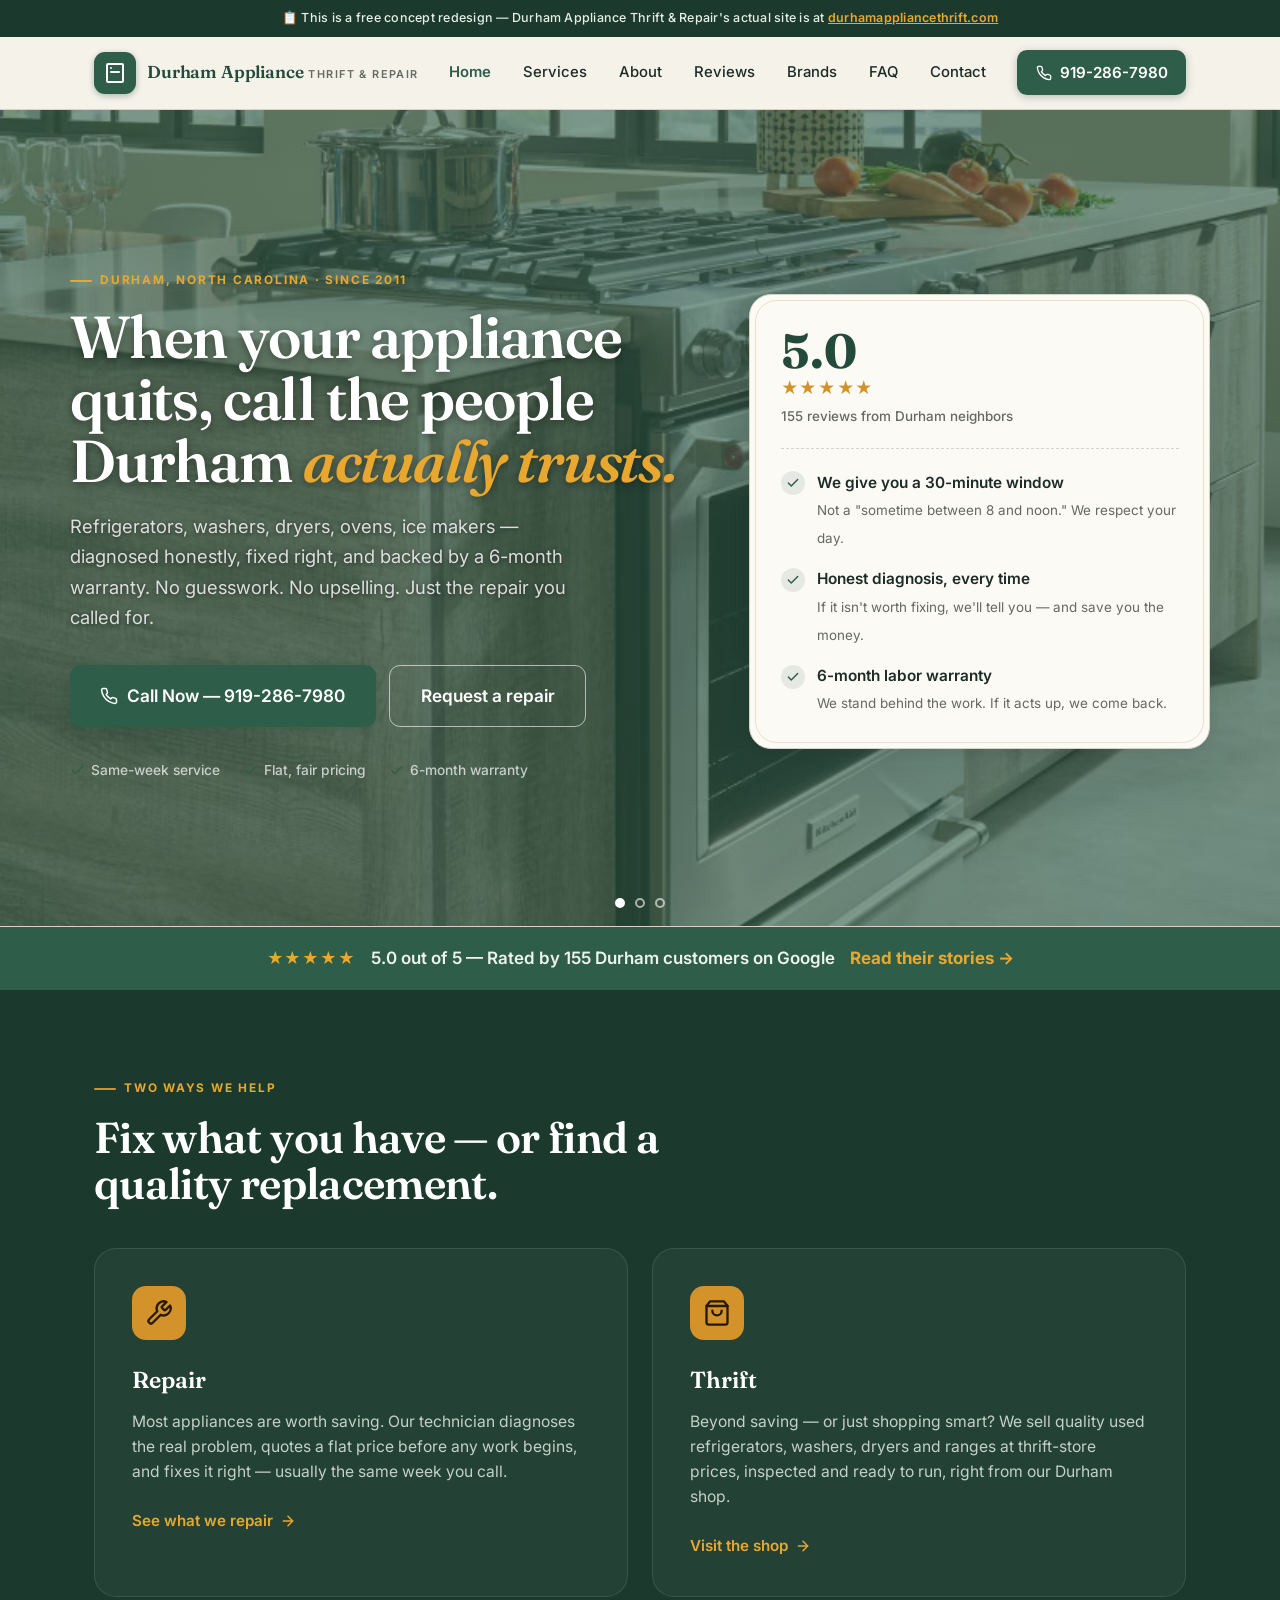
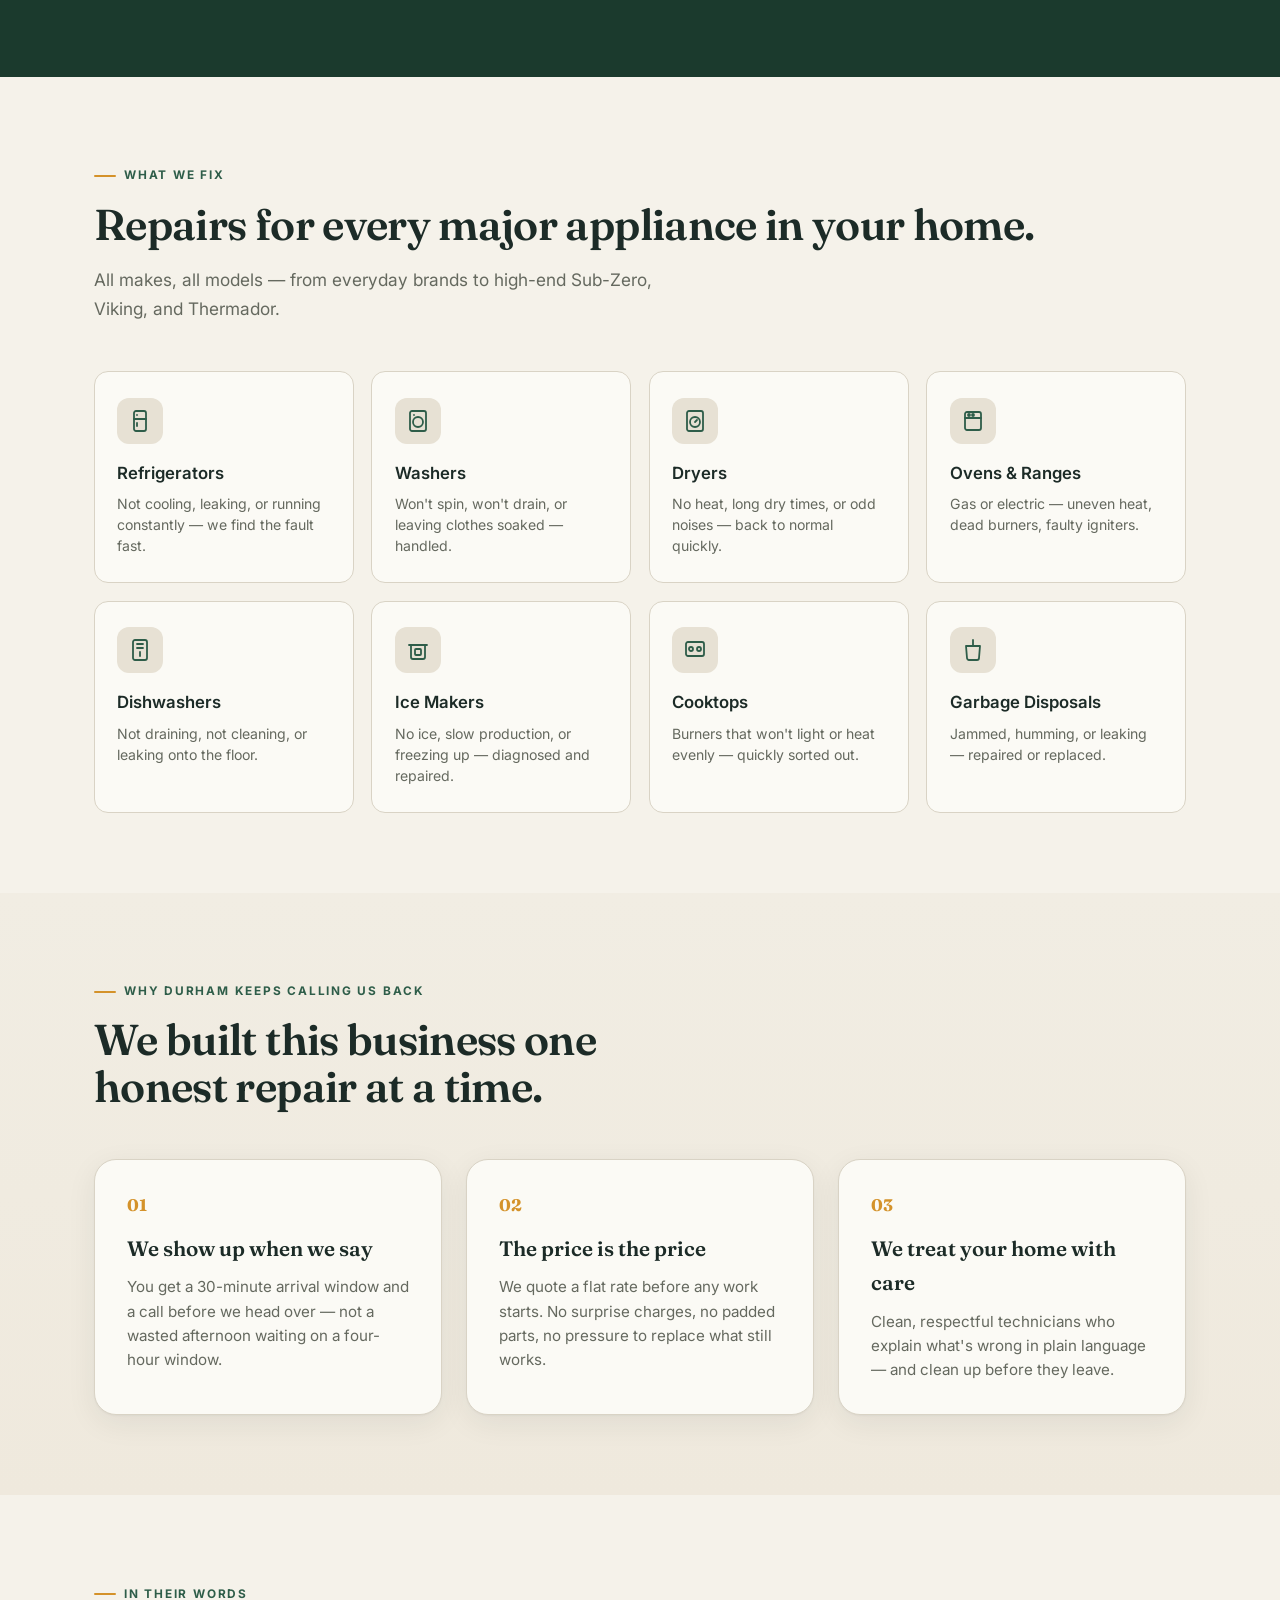
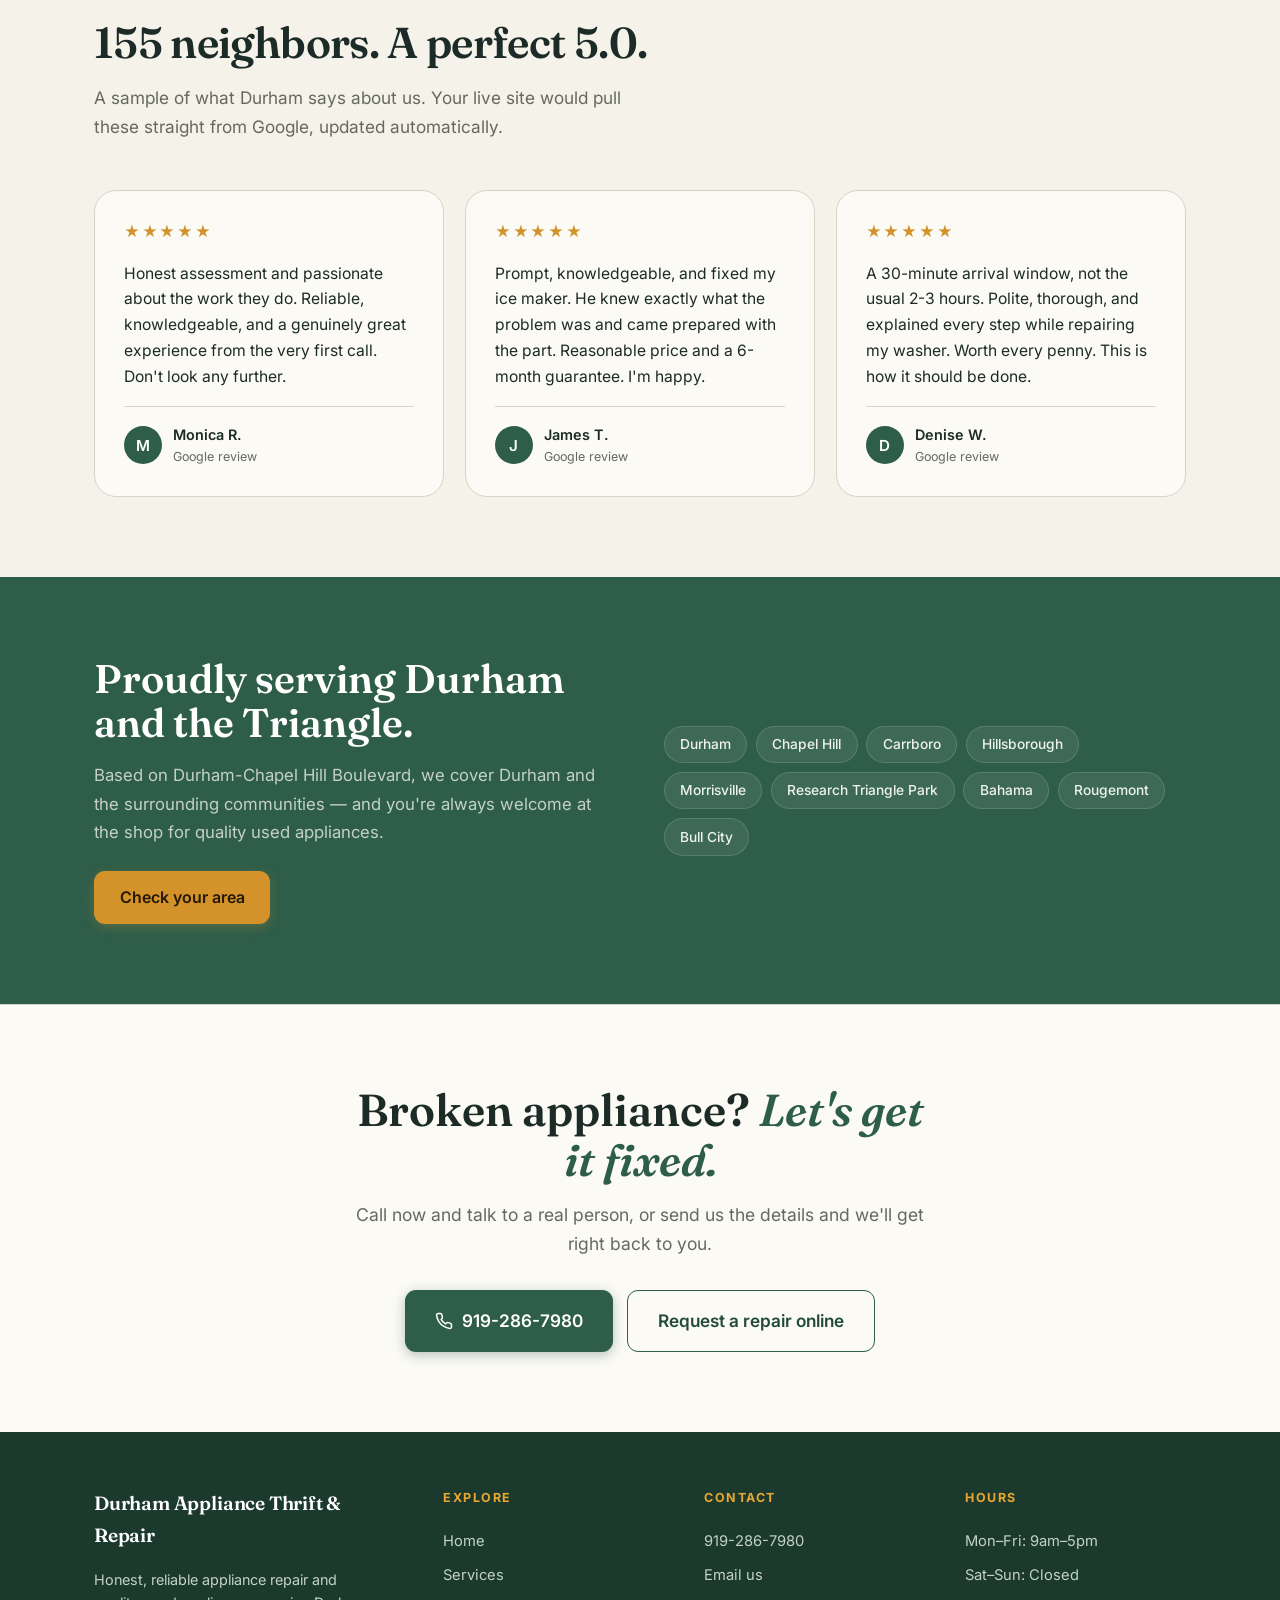
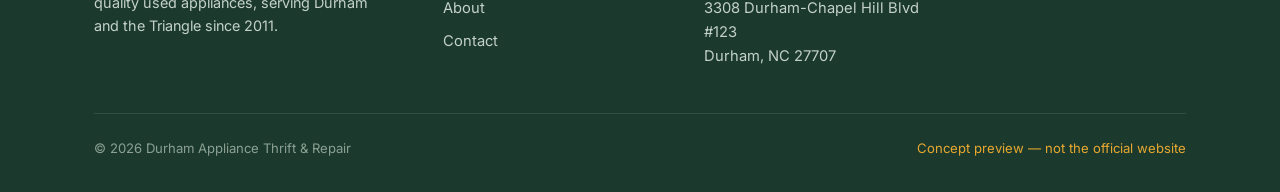
<file: index.html>
<!DOCTYPE html>
<html lang="en">
<head>
<script>document.documentElement.classList.add("js")</script>
<meta charset="UTF-8">
<meta name="viewport" content="width=device-width, initial-scale=1.0">
<title>Durham Appliance Thrift &amp; Repair — Honest Appliance Repair in Durham, NC</title>
<meta name="description" content="Durham's most trusted appliance repair. Same-week service, fair flat pricing, and a 6-month warranty. Refrigerators, washers, dryers, ovens and more. Call 919-286-7980.">
<link rel="stylesheet" href="css/style.css">
</head>
<body>

<div class="concept-bar">📋 This is a free concept redesign — Durham Appliance Thrift &amp; Repair's actual site is at <a href="http://durhamappliancethrift.com" target="_blank" rel="noopener">durhamappliancethrift.com</a></div>

<header class="site-header">
  <div class="header-inner">
    <a class="brand" href="index.html">
      <span class="brand-mark">
        <svg viewBox="0 0 24 24" fill="none" stroke="#fff" stroke-width="2" stroke-linecap="round" stroke-linejoin="round"><path d="M5 3h14a1 1 0 0 1 1 1v16a1 1 0 0 1-1 1H5a1 1 0 0 1-1-1V4a1 1 0 0 1 1-1Z"/><line x1="8" y1="7" x2="8" y2="7.01"/><line x1="8" y1="11" x2="16" y2="11"/></svg>
      </span>
      <span class="brand-text">
        <span class="brand-name">Durham Appliance</span>
        <span class="brand-sub">Thrift &amp; Repair</span>
      </span>
    </a>
    <nav class="nav" id="nav">
      <a href="index.html" class="active">Home</a>
      <a href="services.html">Services</a>
      <a href="about.html">About</a>
      <a href="testimonials.html">Reviews</a>
      <a href="brands.html">Brands</a>
      <a href="faq.html">FAQ</a>
      <a href="contact.html">Contact</a>
    </nav>
    <a href="tel:+19192867980" class="header-cta">
      <svg viewBox="0 0 24 24" fill="none" stroke="currentColor" stroke-width="2" stroke-linecap="round" stroke-linejoin="round"><path d="M22 16.92v3a2 2 0 0 1-2.18 2 19.79 19.79 0 0 1-8.63-3.07 19.5 19.5 0 0 1-6-6 19.79 19.79 0 0 1-3.07-8.67A2 2 0 0 1 4.11 2h3a2 2 0 0 1 2 1.72 12.84 12.84 0 0 0 .7 2.81 2 2 0 0 1-.45 2.11L8.09 9.91a16 16 0 0 0 6 6l1.27-1.27a2 2 0 0 1 2.11-.45 12.84 12.84 0 0 0 2.81.7A2 2 0 0 1 22 16.92Z"/></svg>
      919-286-7980
    </a>
    <button class="hamburger" id="hamburger" aria-label="Menu"><span></span><span></span><span></span></button>
  </div>
</header>

<section class="hero">
    <div class="hero-slides">
      <div class="hero-slide active" style="background-image:url('images/Range-image.avif');"></div>
      <div class="hero-slide" style="background-image:url('images/laundry.webp');"></div>
      <div class="hero-slide" style="background-image:url('images/knobs.jpg');"></div>
    </div>
    <div class="hero-overlay"></div>
  <div class="wrap hero-grid">
    <div class="hero-left">
      <span class="eyebrow" style="color:var(--brass-soft)">Durham, North Carolina · Since 2011</span>
      <h1 style="color:#fff">When your appliance quits, call the people Durham <em style="color:var(--brass-soft)">actually trusts.</em></h1>
      <p class="hero-sub" style="color:rgba(255,255,255,.82)">Refrigerators, washers, dryers, ovens, ice makers — diagnosed honestly, fixed right, and backed by a 6-month warranty. No guesswork. No upselling. Just the repair you called for.</p>
      <div class="hero-actions">
        <a href="tel:+19192867980" class="btn btn-primary btn-lg">
          <svg viewBox="0 0 24 24" fill="none" stroke="currentColor" stroke-width="2" stroke-linecap="round" stroke-linejoin="round"><path d="M22 16.92v3a2 2 0 0 1-2.18 2 19.79 19.79 0 0 1-8.63-3.07 19.5 19.5 0 0 1-6-6 19.79 19.79 0 0 1-3.07-8.67A2 2 0 0 1 4.11 2h3a2 2 0 0 1 2 1.72 12.84 12.84 0 0 0 .7 2.81 2 2 0 0 1-.45 2.11L8.09 9.91a16 16 0 0 0 6 6l1.27-1.27a2 2 0 0 1 2.11-.45 12.84 12.84 0 0 0 2.81.7A2 2 0 0 1 22 16.92Z"/></svg>
          Call Now — 919-286-7980
        </a>
        <a href="contact.html" class="btn btn-ghost btn-lg">Request a repair</a>
      </div>
      <div class="hero-microtrust">
        <span class="dot"><svg viewBox="0 0 24 24" fill="none" stroke="currentColor" stroke-width="2.2" stroke-linecap="round" stroke-linejoin="round"><polyline points="20 6 9 17 4 12"/></svg> Same-week service</span>
        <span class="dot"><svg viewBox="0 0 24 24" fill="none" stroke="currentColor" stroke-width="2.2" stroke-linecap="round" stroke-linejoin="round"><polyline points="20 6 9 17 4 12"/></svg> Flat, fair pricing</span>
        <span class="dot"><svg viewBox="0 0 24 24" fill="none" stroke="currentColor" stroke-width="2.2" stroke-linecap="round" stroke-linejoin="round"><polyline points="20 6 9 17 4 12"/></svg> 6-month warranty</span>
      </div>
    </div>
    <div class="hero-right">
      <div class="seal">
        <div class="seal-top">
          <div>
            <div class="seal-score">5.0</div>
            <div class="seal-stars">★★★★★</div>
            <div class="seal-reviews">155 reviews from Durham neighbors</div>
          </div>
        </div>
        <div class="seal-list">
          <div class="seal-item">
            <span class="seal-check"><svg viewBox="0 0 24 24" fill="none" stroke="currentColor" stroke-width="2.5" stroke-linecap="round" stroke-linejoin="round"><polyline points="20 6 9 17 4 12"/></svg></span>
            <div><b>We give you a 30-minute window</b><span>Not a "sometime between 8 and noon." We respect your day.</span></div>
          </div>
          <div class="seal-item">
            <span class="seal-check"><svg viewBox="0 0 24 24" fill="none" stroke="currentColor" stroke-width="2.5" stroke-linecap="round" stroke-linejoin="round"><polyline points="20 6 9 17 4 12"/></svg></span>
            <div><b>Honest diagnosis, every time</b><span>If it isn't worth fixing, we'll tell you — and save you the money.</span></div>
          </div>
          <div class="seal-item">
            <span class="seal-check"><svg viewBox="0 0 24 24" fill="none" stroke="currentColor" stroke-width="2.5" stroke-linecap="round" stroke-linejoin="round"><polyline points="20 6 9 17 4 12"/></svg></span>
            <div><b>6-month labor warranty</b><span>We stand behind the work. If it acts up, we come back.</span></div>
          </div>
        </div>
      </div>
    </div>
    </div>
    <div class="hero-dots">
      <button class="hero-dot active" data-index="0" aria-label="Slide 1"></button>
      <button class="hero-dot" data-index="1" aria-label="Slide 2"></button>
      <button class="hero-dot" data-index="2" aria-label="Slide 3"></button>
    </div>
</section>

<div style="background:var(--pine);padding:1.1rem 1.5rem;text-align:center">
  <span style="color:var(--brass-soft);font-size:1rem;letter-spacing:.06em">★★★★★</span>
  <span style="color:#eef3ee;font-weight:600;margin:0 .6rem">5.0 out of 5 — Rated by 155 Durham customers on Google</span>
  <a href="testimonials.html" style="color:var(--brass-soft);font-weight:700;white-space:nowrap">Read their stories →</a>
</div>

<section class="dual">
  <div class="wrap">
    <span class="eyebrow" style="color:var(--brass-soft)">Two ways we help</span>
    <h2 class="section-title" style="color:#fff;max-width:620px">Fix what you have — or find a quality replacement.</h2>
    <div class="dual-grid" style="margin-top:2.5rem">
      <div class="dual-card">
        <div class="dual-icon"><svg viewBox="0 0 24 24" fill="none" stroke="currentColor" stroke-width="2" stroke-linecap="round" stroke-linejoin="round"><path d="M14.7 6.3a1 1 0 0 0 0 1.4l1.6 1.6a1 1 0 0 0 1.4 0l3.77-3.77a6 6 0 0 1-7.94 7.94l-6.91 6.91a2.12 2.12 0 0 1-3-3l6.91-6.91a6 6 0 0 1 7.94-7.94l-3.76 3.76Z"/></svg></div>
        <h3>Repair</h3>
        <p>Most appliances are worth saving. Our technician diagnoses the real problem, quotes a flat price before any work begins, and fixes it right — usually the same week you call.</p>
        <a href="services.html" class="dual-link">See what we repair <svg viewBox="0 0 24 24" fill="none" stroke="currentColor" stroke-width="2.2" stroke-linecap="round" stroke-linejoin="round"><line x1="5" y1="12" x2="19" y2="12"/><polyline points="12 5 19 12 12 19"/></svg></a>
      </div>
      <div class="dual-card">
        <div class="dual-icon"><svg viewBox="0 0 24 24" fill="none" stroke="currentColor" stroke-width="2" stroke-linecap="round" stroke-linejoin="round"><path d="M6 2 3 6v14a2 2 0 0 0 2 2h14a2 2 0 0 0 2-2V6l-3-4Z"/><line x1="3" y1="6" x2="21" y2="6"/><path d="M16 10a4 4 0 0 1-8 0"/></svg></div>
        <h3>Thrift</h3>
        <p>Beyond saving — or just shopping smart? We sell quality used refrigerators, washers, dryers and ranges at thrift-store prices, inspected and ready to run, right from our Durham shop.</p>
        <a href="contact.html" class="dual-link">Visit the shop <svg viewBox="0 0 24 24" fill="none" stroke="currentColor" stroke-width="2.2" stroke-linecap="round" stroke-linejoin="round"><line x1="5" y1="12" x2="19" y2="12"/><polyline points="12 5 19 12 12 19"/></svg></a>
      </div>
    </div>
  </div>
</section>

<section>
  <div class="wrap">
    <span class="eyebrow">What we fix</span>
    <h2 class="section-title">Repairs for every major appliance in your home.</h2>
    <p class="section-lead">All makes, all models — from everyday brands to high-end Sub-Zero, Viking, and Thermador.</p>
    <div class="svc-grid">
      <div class="svc-card"><div class="svc-ic"><svg viewBox="0 0 24 24" fill="none" stroke="currentColor" stroke-width="1.8" stroke-linecap="round" stroke-linejoin="round"><rect x="6" y="2" width="12" height="20" rx="2"/><line x1="6" y1="10" x2="18" y2="10"/><line x1="9" y1="6" x2="9" y2="6.01"/><line x1="9" y1="14" x2="9" y2="17"/></svg></div><h3>Refrigerators</h3><p>Not cooling, leaking, or running constantly — we find the fault fast.</p></div>
      <div class="svc-card"><div class="svc-ic"><svg viewBox="0 0 24 24" fill="none" stroke="currentColor" stroke-width="1.8" stroke-linecap="round" stroke-linejoin="round"><rect x="4" y="2" width="16" height="20" rx="2"/><circle cx="12" cy="13" r="5"/><line x1="8" y1="6" x2="8" y2="6.01"/></svg></div><h3>Washers</h3><p>Won't spin, won't drain, or leaving clothes soaked — handled.</p></div>
      <div class="svc-card"><div class="svc-ic"><svg viewBox="0 0 24 24" fill="none" stroke="currentColor" stroke-width="1.8" stroke-linecap="round" stroke-linejoin="round"><rect x="4" y="2" width="16" height="20" rx="2"/><circle cx="12" cy="13" r="5"/><line x1="12" y1="13" x2="14" y2="11"/></svg></div><h3>Dryers</h3><p>No heat, long dry times, or odd noises — back to normal quickly.</p></div>
      <div class="svc-card"><div class="svc-ic"><svg viewBox="0 0 24 24" fill="none" stroke="currentColor" stroke-width="1.8" stroke-linecap="round" stroke-linejoin="round"><rect x="4" y="3" width="16" height="18" rx="2"/><line x1="4" y1="9" x2="20" y2="9"/><circle cx="8" cy="6" r="1"/><circle cx="12" cy="6" r="1"/></svg></div><h3>Ovens &amp; Ranges</h3><p>Gas or electric — uneven heat, dead burners, faulty igniters.</p></div>
      <div class="svc-card"><div class="svc-ic"><svg viewBox="0 0 24 24" fill="none" stroke="currentColor" stroke-width="1.8" stroke-linecap="round" stroke-linejoin="round"><rect x="5" y="2" width="14" height="20" rx="2"/><path d="M9 6h6M9 10h6"/><line x1="12" y1="14" x2="12" y2="18"/></svg></div><h3>Dishwashers</h3><p>Not draining, not cleaning, or leaking onto the floor.</p></div>
      <div class="svc-card"><div class="svc-ic"><svg viewBox="0 0 24 24" fill="none" stroke="currentColor" stroke-width="1.8" stroke-linecap="round" stroke-linejoin="round"><path d="M3 7h18M5 7v12a2 2 0 0 0 2 2h10a2 2 0 0 0 2-2V7"/><rect x="9" y="11" width="6" height="6" rx="1"/></svg></div><h3>Ice Makers</h3><p>No ice, slow production, or freezing up — diagnosed and repaired.</p></div>
      <div class="svc-card"><div class="svc-ic"><svg viewBox="0 0 24 24" fill="none" stroke="currentColor" stroke-width="1.8" stroke-linecap="round" stroke-linejoin="round"><rect x="3" y="4" width="18" height="14" rx="2"/><circle cx="8" cy="11" r="2"/><circle cx="16" cy="11" r="2"/></svg></div><h3>Cooktops</h3><p>Burners that won't light or heat evenly — quickly sorted out.</p></div>
      <div class="svc-card"><div class="svc-ic"><svg viewBox="0 0 24 24" fill="none" stroke="currentColor" stroke-width="1.8" stroke-linecap="round" stroke-linejoin="round"><path d="M12 2v6M5 8h14l-1 12a2 2 0 0 1-2 2H8a2 2 0 0 1-2-2L5 8Z"/></svg></div><h3>Garbage Disposals</h3><p>Jammed, humming, or leaking — repaired or replaced.</p></div>
    </div>
  </div>
</section>

<section class="why">
  <div class="wrap">
    <span class="eyebrow">Why Durham keeps calling us back</span>
    <h2 class="section-title" style="max-width:640px">We built this business one honest repair at a time.</h2>
    <div class="why-grid">
      <div class="why-card"><div class="why-num">01</div><h3>We show up when we say</h3><p>You get a 30-minute arrival window and a call before we head over — not a wasted afternoon waiting on a four-hour window.</p></div>
      <div class="why-card"><div class="why-num">02</div><h3>The price is the price</h3><p>We quote a flat rate before any work starts. No surprise charges, no padded parts, no pressure to replace what still works.</p></div>
      <div class="why-card"><div class="why-num">03</div><h3>We treat your home with care</h3><p>Clean, respectful technicians who explain what's wrong in plain language — and clean up before they leave.</p></div>
    </div>
  </div>
</section>

<section>
  <div class="wrap">
    <span class="eyebrow">In their words</span>
    <h2 class="section-title">155 neighbors. A perfect 5.0.</h2>
    <p class="section-lead">A sample of what Durham says about us. Your live site would pull these straight from Google, updated automatically.</p>
    <div class="rev-grid">
      <div class="rev-card"><div class="rev-stars">★★★★★</div><p class="rev-text">Honest assessment and passionate about the work they do. Reliable, knowledgeable, and a genuinely great experience from the very first call. Don't look any further.</p><div class="rev-by"><span class="rev-av">M</span><div><div class="rev-name">Monica R.</div><div class="rev-meta">Google review</div></div></div></div>
      <div class="rev-card"><div class="rev-stars">★★★★★</div><p class="rev-text">Prompt, knowledgeable, and fixed my ice maker. He knew exactly what the problem was and came prepared with the part. Reasonable price and a 6-month guarantee. I'm happy.</p><div class="rev-by"><span class="rev-av">J</span><div><div class="rev-name">James T.</div><div class="rev-meta">Google review</div></div></div></div>
      <div class="rev-card"><div class="rev-stars">★★★★★</div><p class="rev-text">A 30-minute arrival window, not the usual 2-3 hours. Polite, thorough, and explained every step while repairing my washer. Worth every penny. This is how it should be done.</p><div class="rev-by"><span class="rev-av">D</span><div><div class="rev-name">Denise W.</div><div class="rev-meta">Google review</div></div></div></div>
    </div>
  </div>
</section>

<section class="area">
  <div class="wrap area-grid">
    <div>
      <h2>Proudly serving Durham and the Triangle.</h2>
      <p>Based on Durham-Chapel Hill Boulevard, we cover Durham and the surrounding communities — and you're always welcome at the shop for quality used appliances.</p>
      <a href="contact.html" class="btn btn-brass">Check your area</a>
    </div>
    <div class="area-chips">
      <span class="area-chip">Durham</span>
      <span class="area-chip">Chapel Hill</span>
      <span class="area-chip">Carrboro</span>
      <span class="area-chip">Hillsborough</span>
      <span class="area-chip">Morrisville</span>
      <span class="area-chip">Research Triangle Park</span>
      <span class="area-chip">Bahama</span>
      <span class="area-chip">Rougemont</span>
      <span class="area-chip">Bull City</span>
    </div>
  </div>
</section>

<section class="cta-band">
  <div class="wrap cta-inner">
    <h2>Broken appliance? <em>Let's get it fixed.</em></h2>
    <p>Call now and talk to a real person, or send us the details and we'll get right back to you.</p>
    <div class="cta-actions">
      <a href="tel:+19192867980" class="btn btn-primary btn-lg"><svg viewBox="0 0 24 24" fill="none" stroke="currentColor" stroke-width="2" stroke-linecap="round" stroke-linejoin="round"><path d="M22 16.92v3a2 2 0 0 1-2.18 2 19.79 19.79 0 0 1-8.63-3.07 19.5 19.5 0 0 1-6-6 19.79 19.79 0 0 1-3.07-8.67A2 2 0 0 1 4.11 2h3a2 2 0 0 1 2 1.72 12.84 12.84 0 0 0 .7 2.81 2 2 0 0 1-.45 2.11L8.09 9.91a16 16 0 0 0 6 6l1.27-1.27a2 2 0 0 1 2.11-.45 12.84 12.84 0 0 0 2.81.7A2 2 0 0 1 22 16.92Z"/></svg>919-286-7980</a>
      <a href="contact.html" class="btn btn-ghost btn-lg">Request a repair online</a>
    </div>
  </div>
</section>

<footer class="site-footer">
  <div class="wrap">
    <div class="foot-grid">
      <div class="foot-brand"><span class="brand-name" style="font-family:'Fraunces',serif;font-size:1.2rem">Durham Appliance Thrift &amp; Repair</span><p>Honest, reliable appliance repair and quality used appliances, serving Durham and the Triangle since 2011.</p></div>
      <div class="foot-col"><h4>Explore</h4><a href="index.html">Home</a><a href="services.html">Services</a><a href="about.html">About</a><a href="contact.html">Contact</a></div>
      <div class="foot-col"><h4>Contact</h4><a href="tel:+19192867980">919-286-7980</a><a href="mailto:repairs@durhamappliancethrift.com">Email us</a><p>3308 Durham-Chapel Hill Blvd #123<br>Durham, NC 27707</p></div>
      <div class="foot-col"><h4>Hours</h4><p>Mon–Fri: 9am–5pm</p><p>Sat–Sun: Closed</p></div>
    </div>
    <div class="foot-bottom"><span>© 2026 Durham Appliance Thrift &amp; Repair</span><span class="concept-note">Concept preview — not the official website</span></div>
  </div>
</footer>

<script>
  var h=document.getElementById('hamburger'),n=document.getElementById('nav');
  h.addEventListener('click',function(){n.classList.toggle('open')});
  var io=new IntersectionObserver(function(es){es.forEach(function(e){if(e.isIntersecting){e.target.classList.add('in');io.unobserve(e.target)}})},{threshold:.12});
  setTimeout(function(){document.querySelectorAll(".reveal").forEach(function(el){el.classList.add("in")})},1500);
  document.querySelectorAll('.svc-card,.why-card,.rev-card,.dual-card').forEach(function(el){el.classList.add('reveal');io.observe(el)});

  // Hero slider
  var slides=document.querySelectorAll('.hero-slide');
  var dots=document.querySelectorAll('.hero-dot');
  var current=0,paused=false;
  function goTo(n){slides[current].classList.remove('active');dots[current].classList.remove('active');current=(n+slides.length)%slides.length;slides[current].classList.add('active');dots[current].classList.add('active');}
  dots.forEach(function(dot){dot.addEventListener('click',function(){goTo(parseInt(dot.dataset.index));paused=true;setTimeout(function(){paused=false;},6000);});});
  document.querySelector('.hero').addEventListener('mouseenter',function(){paused=true;});
  document.querySelector('.hero').addEventListener('mouseleave',function(){paused=false;});
  setInterval(function(){if(!paused)goTo(current+1);},5000);
</script>
</body>
</html>
</file>
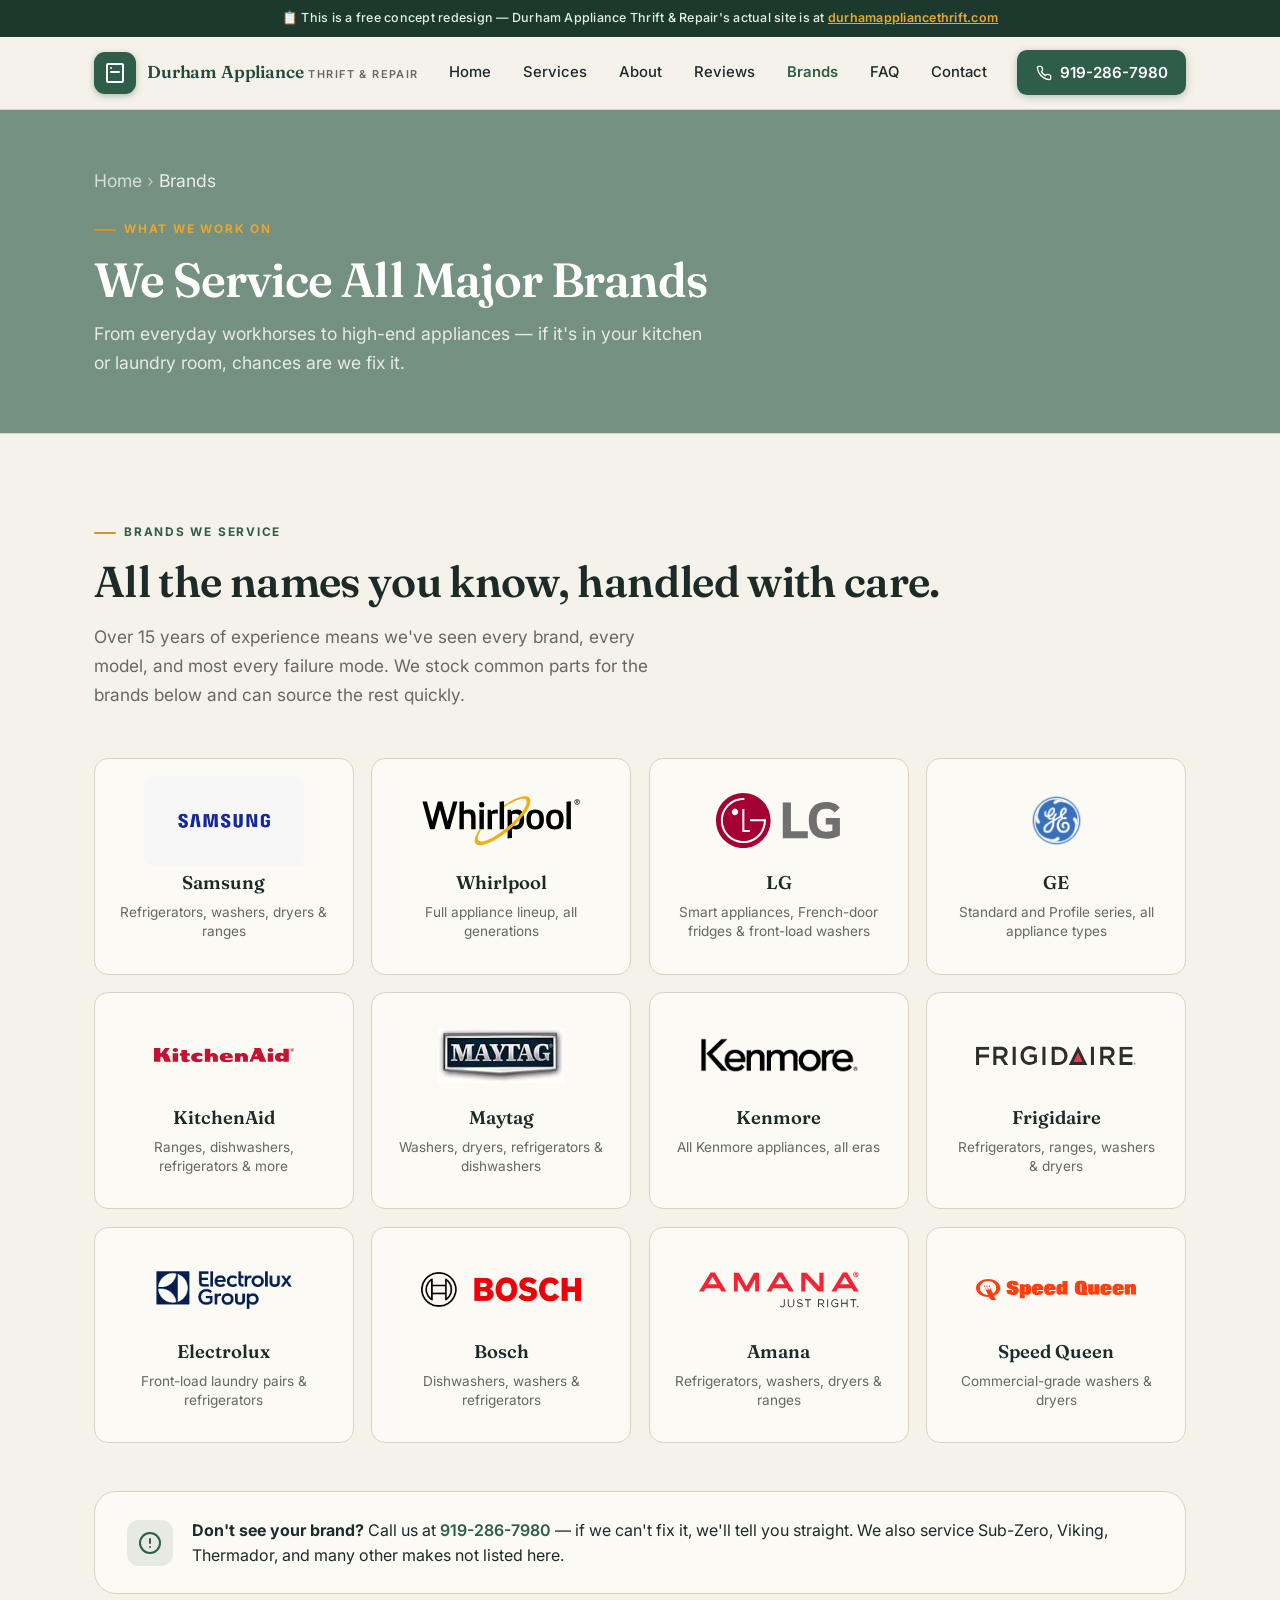
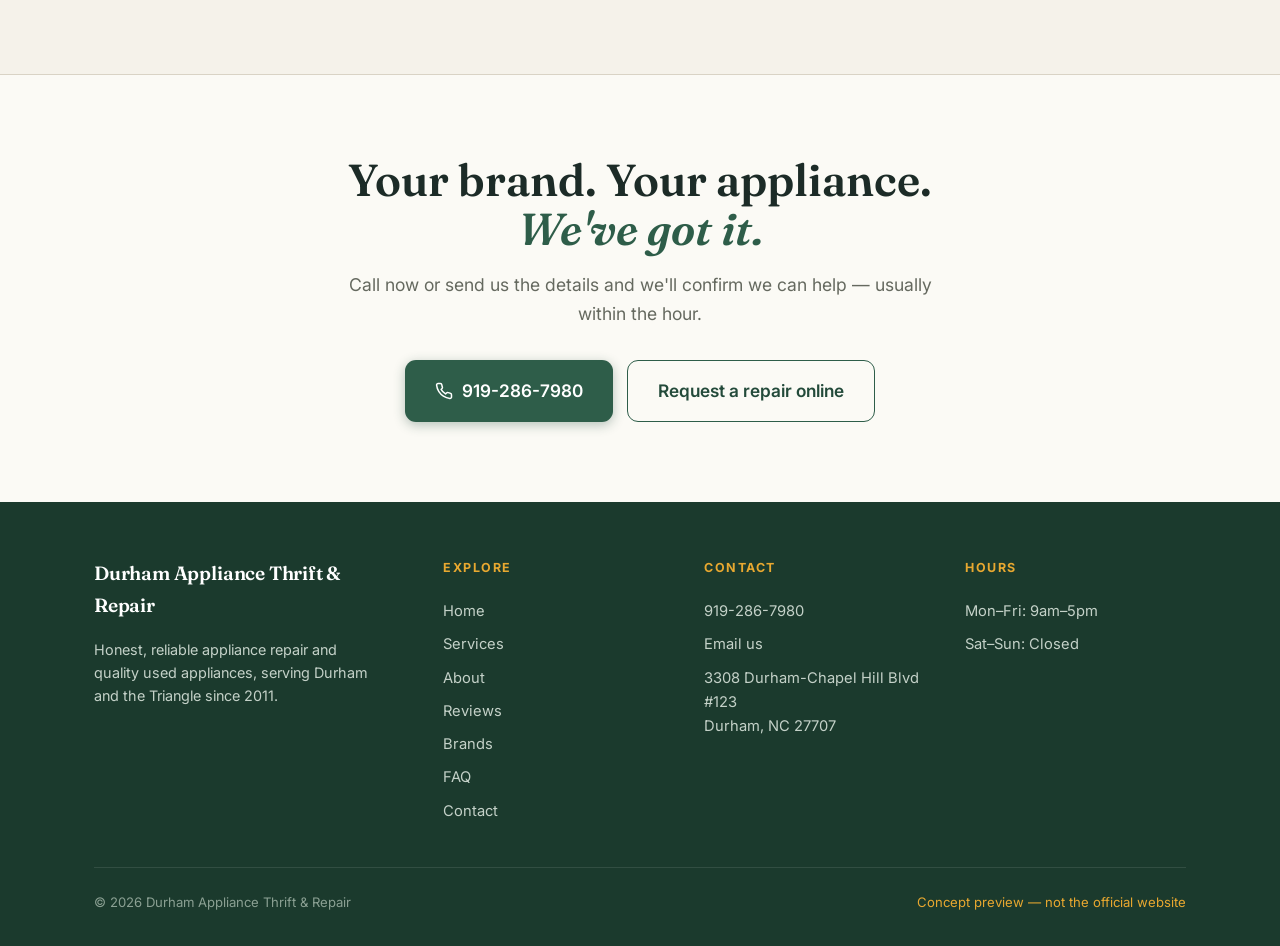
<file: brands.html>
<!DOCTYPE html>
<html lang="en">
<head>
<script>document.documentElement.classList.add("js")</script>
<meta charset="UTF-8">
<meta name="viewport" content="width=device-width, initial-scale=1.0">
<title>Brands We Service — Durham Appliance Thrift &amp; Repair</title>
<meta name="description" content="Durham Appliance Thrift & Repair services all major appliance brands — Samsung, Whirlpool, LG, GE, KitchenAid, Maytag, Kenmore, Frigidaire and more. Call 919-286-7980.">
<link rel="stylesheet" href="css/style.css">
<style>
.brand-grid{display:grid;grid-template-columns:repeat(4,1fr);gap:1.1rem;margin-top:3rem}
.brand-card{
  background:var(--paper-card);border:1px solid var(--line);border-radius:var(--radius);
  padding:2rem 1.5rem;text-align:center;
  transition:transform .18s,box-shadow .18s,border-color .18s;
}
.brand-card:hover{transform:translateY(-3px);box-shadow:var(--shadow);border-color:rgba(46,93,73,.3)}
.brand-logo-wrap{height:60px;display:flex;align-items:center;justify-content:center;margin:0 auto 1.1rem}
.brand-logo{max-height:55px;max-width:160px;width:auto;height:auto;object-fit:contain;display:block}
.brand-initial{
  width:54px;height:54px;border-radius:14px;background:var(--stone);
  display:grid;place-items:center;
  font-family:'Fraunces',serif;font-weight:700;font-size:1.5rem;color:var(--pine-dark);
}
.brand-card h3{font-family:'Fraunces',serif;font-weight:600;font-size:1.15rem;color:var(--ink);margin-bottom:.3rem}
.brand-card p{font-size:.85rem;color:var(--muted);line-height:1.4}
.brand-note{
  margin-top:3rem;background:var(--paper-card);border:1px solid var(--line);
  border-radius:var(--radius-lg);padding:1.6rem 2rem;display:flex;align-items:center;gap:1.2rem;
}
.brand-note-ic{width:46px;height:46px;border-radius:12px;background:rgba(46,93,73,.1);display:grid;place-items:center;flex-shrink:0}
.brand-note-ic svg{width:24px;height:24px;color:var(--pine)}
.brand-note p{font-size:1rem;color:var(--ink);line-height:1.55}
.brand-note a{color:var(--pine);font-weight:600;text-decoration:underline;text-decoration-color:transparent;transition:text-decoration-color .15s}
.brand-note a:hover{text-decoration-color:var(--pine)}
@media(max-width:920px){.brand-grid{grid-template-columns:repeat(2,1fr)}}
@media(max-width:560px){.brand-grid{grid-template-columns:1fr 1fr};.brand-note{flex-direction:column;text-align:center}}
</style>
</head>
<body>

<div class="concept-bar">📋 This is a free concept redesign — Durham Appliance Thrift &amp; Repair's actual site is at <a href="http://durhamappliancethrift.com" target="_blank" rel="noopener">durhamappliancethrift.com</a></div>

<header class="site-header">
  <div class="header-inner">
    <a class="brand" href="index.html">
      <span class="brand-mark">
        <svg viewBox="0 0 24 24" fill="none" stroke="#fff" stroke-width="2" stroke-linecap="round" stroke-linejoin="round"><path d="M5 3h14a1 1 0 0 1 1 1v16a1 1 0 0 1-1 1H5a1 1 0 0 1-1-1V4a1 1 0 0 1 1-1Z"/><line x1="8" y1="7" x2="8" y2="7.01"/><line x1="8" y1="11" x2="16" y2="11"/></svg>
      </span>
      <span class="brand-text">
        <span class="brand-name">Durham Appliance</span>
        <span class="brand-sub">Thrift &amp; Repair</span>
      </span>
    </a>
    <nav class="nav" id="nav">
      <a href="index.html">Home</a>
      <a href="services.html">Services</a>
      <a href="about.html">About</a>
      <a href="testimonials.html">Reviews</a>
      <a href="brands.html" class="active">Brands</a>
      <a href="faq.html">FAQ</a>
      <a href="contact.html">Contact</a>
    </nav>
    <a href="tel:+19192867980" class="header-cta">
      <svg viewBox="0 0 24 24" fill="none" stroke="currentColor" stroke-width="2" stroke-linecap="round" stroke-linejoin="round"><path d="M22 16.92v3a2 2 0 0 1-2.18 2 19.79 19.79 0 0 1-8.63-3.07 19.5 19.5 0 0 1-6-6 19.79 19.79 0 0 1-3.07-8.67A2 2 0 0 1 4.11 2h3a2 2 0 0 1 2 1.72 12.84 12.84 0 0 0 .7 2.81 2 2 0 0 1-.45 2.11L8.09 9.91a16 16 0 0 0 6 6l1.27-1.27a2 2 0 0 1 2.11-.45 12.84 12.84 0 0 0 2.81.7A2 2 0 0 1 22 16.92Z"/></svg>
      919-286-7980
    </a>
    <button class="hamburger" id="hamburger" aria-label="Menu"><span></span><span></span><span></span></button>
  </div>
</header>

<section class="page-hero" style="background:linear-gradient(rgba(46,93,73,0.65),rgba(46,93,73,0.65)),url('https://images.unsplash.com/photo-1581092160607-ee22621dd758?w=1600&q=80') center/cover no-repeat">
  <div class="wrap">
    <p class="crumb"><a href="index.html" style="color:rgba(255,255,255,.7)">Home</a> <span style="color:rgba(255,255,255,.5)">›</span> <span style="color:rgba(255,255,255,.85)">Brands</span></p>
    <span class="eyebrow" style="color:var(--brass-soft)">What we work on</span>
    <h1 style="color:#fff">We Service All Major Brands</h1>
    <p style="color:rgba(255,255,255,.82)">From everyday workhorses to high-end appliances — if it's in your kitchen or laundry room, chances are we fix it.</p>
  </div>
</section>

<section>
  <div class="wrap">
    <span class="eyebrow">Brands we service</span>
    <h2 class="section-title">All the names you know, handled with care.</h2>
    <p class="section-lead">Over 15 years of experience means we've seen every brand, every model, and most every failure mode. We stock common parts for the brands below and can source the rest quickly.</p>

    <div class="brand-grid">

      <div class="brand-card reveal">
        <div class="brand-logo-wrap">
          <img class="brand-logo" src="images/brands/samsung.avif" alt="Samsung" style="width:170px;height:auto;max-height:none">
        </div>
        <h3>Samsung</h3>
        <p>Refrigerators, washers, dryers &amp; ranges</p>
      </div>

      <div class="brand-card reveal">
        <div class="brand-logo-wrap">
          <img class="brand-logo" src="images/brands/Whirlpool.svg" alt="Whirlpool">
        </div>
        <h3>Whirlpool</h3>
        <p>Full appliance lineup, all generations</p>
      </div>

      <div class="brand-card reveal">
        <div class="brand-logo-wrap">
          <img class="brand-logo" src="images/brands/lg.svg" alt="LG">
        </div>
        <h3>LG</h3>
        <p>Smart appliances, French-door fridges &amp; front-load washers</p>
      </div>

      <div class="brand-card reveal">
        <div class="brand-logo-wrap">
          <img class="brand-logo" src="images/brands/ge.png" alt="GE">
        </div>
        <h3>GE</h3>
        <p>Standard and Profile series, all appliance types</p>
      </div>

      <div class="brand-card reveal">
        <div class="brand-logo-wrap">
          <img class="brand-logo" src="images/brands/kitchenaid.svg" alt="KitchenAid">
        </div>
        <h3>KitchenAid</h3>
        <p>Ranges, dishwashers, refrigerators &amp; more</p>
      </div>

      <div class="brand-card reveal">
        <div class="brand-logo-wrap">
          <img class="brand-logo" src="images/brands/Maytag.avif" alt="Maytag">
        </div>
        <h3>Maytag</h3>
        <p>Washers, dryers, refrigerators &amp; dishwashers</p>
      </div>

      <div class="brand-card reveal">
        <div class="brand-logo-wrap">
          <img class="brand-logo" src="images/brands/kenmore.png" alt="Kenmore">
        </div>
        <h3>Kenmore</h3>
        <p>All Kenmore appliances, all eras</p>
      </div>

      <div class="brand-card reveal">
        <div class="brand-logo-wrap">
          <img class="brand-logo" src="images/brands/frigidaire-elements-logos-color.svg" alt="Frigidaire">
        </div>
        <h3>Frigidaire</h3>
        <p>Refrigerators, ranges, washers &amp; dryers</p>
      </div>

      <div class="brand-card reveal">
        <div class="brand-logo-wrap">
          <img class="brand-logo" src="images/brands/Electrolux-logo-blue-2022.png" alt="Electrolux" style="width:140px;height:auto;max-height:none">
        </div>
        <h3>Electrolux</h3>
        <p>Front-load laundry pairs &amp; refrigerators</p>
      </div>

      <div class="brand-card reveal">
        <div class="brand-logo-wrap">
          <img class="brand-logo" src="images/brands/bosch-com-wordmark.png" alt="Bosch">
        </div>
        <h3>Bosch</h3>
        <p>Dishwashers, washers &amp; refrigerators</p>
      </div>

      <div class="brand-card reveal">
        <div class="brand-logo-wrap">
          <img class="brand-logo" src="images/brands/Amana_Logo.svg" alt="Amana">
        </div>
        <h3>Amana</h3>
        <p>Refrigerators, washers, dryers &amp; ranges</p>
      </div>

      <div class="brand-card reveal">
        <div class="brand-logo-wrap">
          <img class="brand-logo" src="images/brands/Speed_Queen_-_1985.svg" alt="Speed Queen">
        </div>
        <h3>Speed Queen</h3>
        <p>Commercial-grade washers &amp; dryers</p>
      </div>

    </div>

    <div class="brand-note">
      <div class="brand-note-ic">
        <svg viewBox="0 0 24 24" fill="none" stroke="currentColor" stroke-width="2" stroke-linecap="round" stroke-linejoin="round"><circle cx="12" cy="12" r="10"/><line x1="12" y1="8" x2="12" y2="12"/><line x1="12" y1="16" x2="12.01" y2="16"/></svg>
      </div>
      <p><strong>Don't see your brand?</strong> Call us at <a href="tel:+19192867980">919-286-7980</a> — if we can't fix it, we'll tell you straight. We also service Sub-Zero, Viking, Thermador, and many other makes not listed here.</p>
    </div>
  </div>
</section>

<section class="cta-band">
  <div class="wrap cta-inner">
    <h2>Your brand. Your appliance. <em>We've got it.</em></h2>
    <p>Call now or send us the details and we'll confirm we can help — usually within the hour.</p>
    <div class="cta-actions">
      <a href="tel:+19192867980" class="btn btn-primary btn-lg"><svg viewBox="0 0 24 24" fill="none" stroke="currentColor" stroke-width="2" stroke-linecap="round" stroke-linejoin="round"><path d="M22 16.92v3a2 2 0 0 1-2.18 2 19.79 19.79 0 0 1-8.63-3.07 19.5 19.5 0 0 1-6-6 19.79 19.79 0 0 1-3.07-8.67A2 2 0 0 1 4.11 2h3a2 2 0 0 1 2 1.72 12.84 12.84 0 0 0 .7 2.81 2 2 0 0 1-.45 2.11L8.09 9.91a16 16 0 0 0 6 6l1.27-1.27a2 2 0 0 1 2.11-.45 12.84 12.84 0 0 0 2.81.7A2 2 0 0 1 22 16.92Z"/></svg>919-286-7980</a>
      <a href="contact.html" class="btn btn-ghost btn-lg">Request a repair online</a>
    </div>
  </div>
</section>

<footer class="site-footer">
  <div class="wrap">
    <div class="foot-grid">
      <div class="foot-brand"><span class="brand-name" style="font-family:'Fraunces',serif;font-size:1.2rem">Durham Appliance Thrift &amp; Repair</span><p>Honest, reliable appliance repair and quality used appliances, serving Durham and the Triangle since 2011.</p></div>
      <div class="foot-col"><h4>Explore</h4><a href="index.html">Home</a><a href="services.html">Services</a><a href="about.html">About</a><a href="testimonials.html">Reviews</a><a href="brands.html">Brands</a><a href="faq.html">FAQ</a><a href="contact.html">Contact</a></div>
      <div class="foot-col"><h4>Contact</h4><a href="tel:+19192867980">919-286-7980</a><a href="mailto:repairs@durhamappliancethrift.com">Email us</a><p>3308 Durham-Chapel Hill Blvd #123<br>Durham, NC 27707</p></div>
      <div class="foot-col"><h4>Hours</h4><p>Mon–Fri: 9am–5pm</p><p>Sat–Sun: Closed</p></div>
    </div>
    <div class="foot-bottom"><span>© 2026 Durham Appliance Thrift &amp; Repair</span><span class="concept-note">Concept preview — not the official website</span></div>
  </div>
</footer>

<script>
  var h=document.getElementById('hamburger'),n=document.getElementById('nav');
  h.addEventListener('click',function(){n.classList.toggle('open')});
  var io=new IntersectionObserver(function(es){es.forEach(function(e){if(e.isIntersecting){e.target.classList.add('in');io.unobserve(e.target)}})},{threshold:.12});
  setTimeout(function(){document.querySelectorAll(".reveal").forEach(function(el){el.classList.add("in")})},1500);
  document.querySelectorAll('.brand-card').forEach(function(el){el.classList.add('reveal');io.observe(el)});
</script>
</body>
</html>
</file>
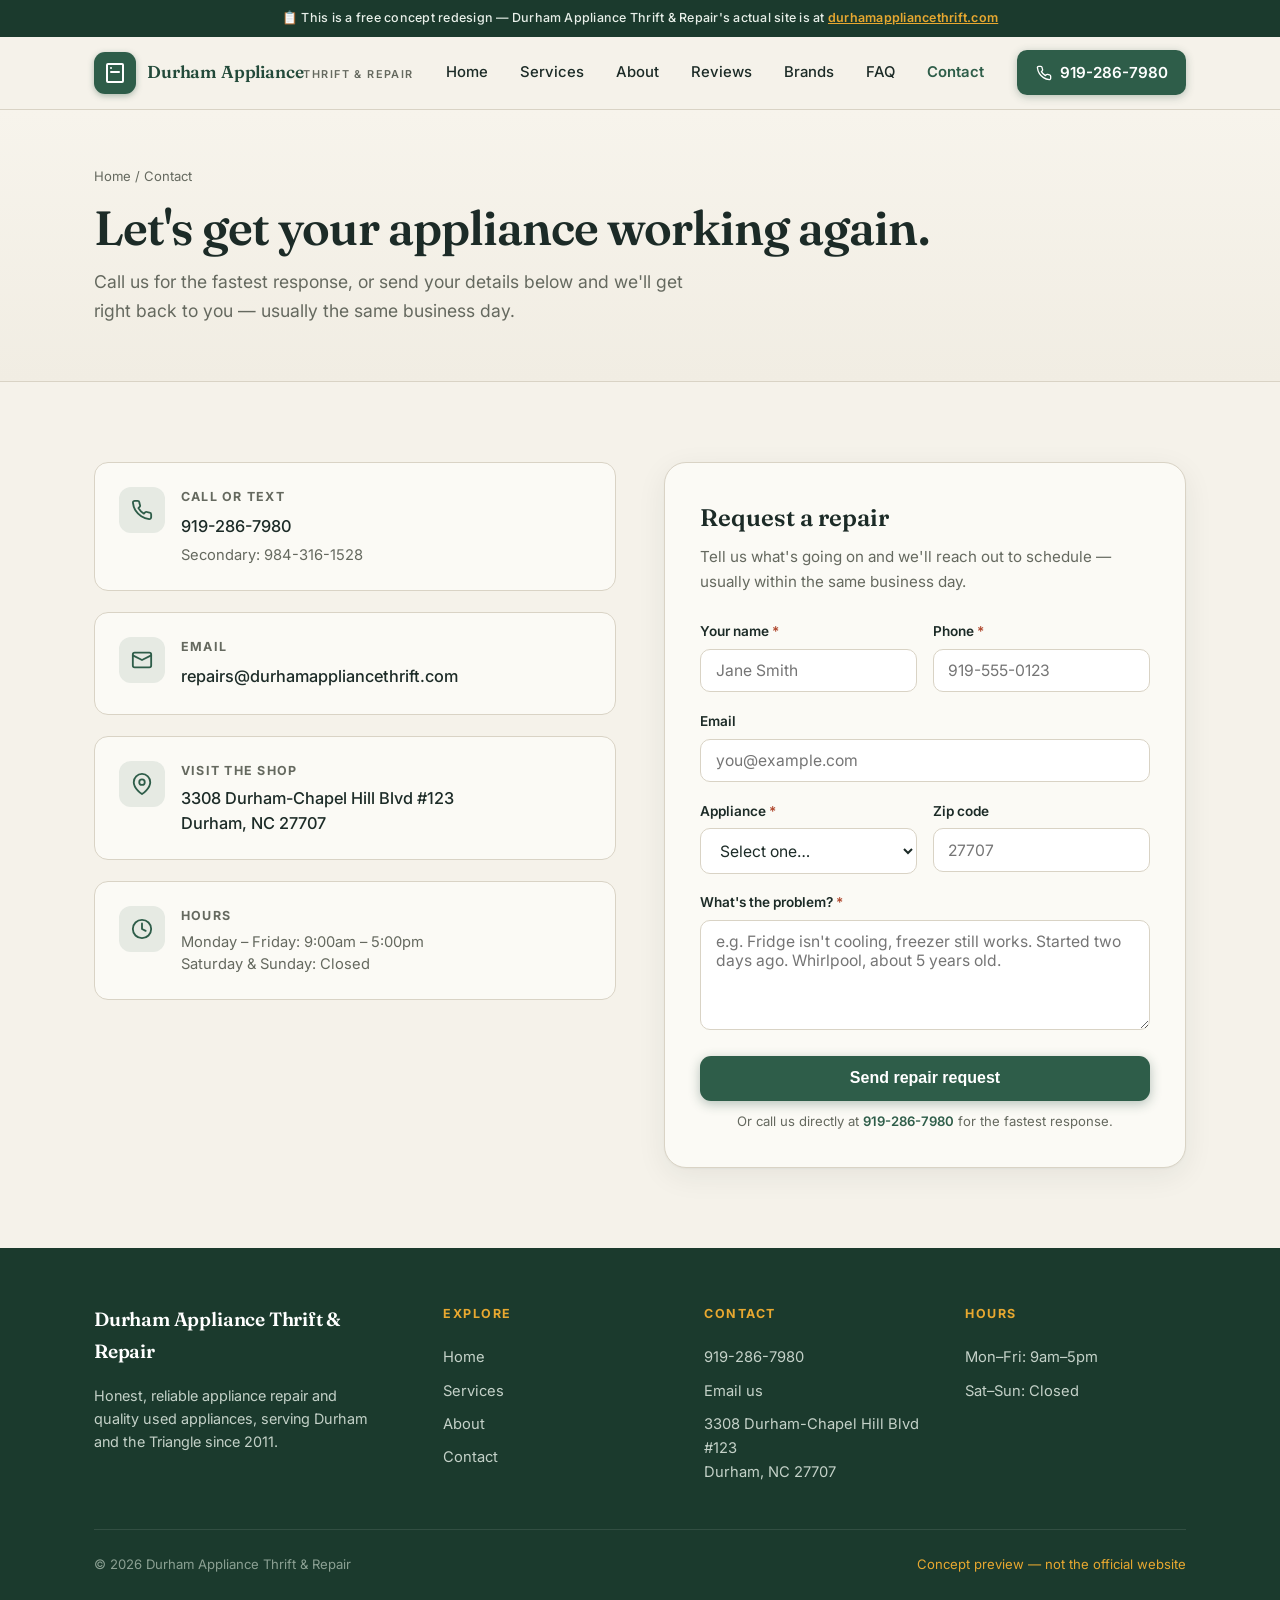
<file: contact.html>
<!DOCTYPE html>
<html lang="en">
<head>
<script>document.documentElement.classList.add("js")</script>
<meta charset="UTF-8">
<meta name="viewport" content="width=device-width, initial-scale=1.0">
<title>Contact &amp; Repair Request — Durham Appliance Thrift &amp; Repair</title>
<meta name="description" content="Request appliance repair in Durham, NC. Call 919-286-7980 or send us your details and we'll get right back to you. 3308 Durham-Chapel Hill Blvd #123.">
<link rel="stylesheet" href="css/style.css">
</head>
<body>

<div class="concept-bar">📋 This is a free concept redesign — Durham Appliance Thrift &amp; Repair's actual site is at <a href="http://durhamappliancethrift.com" target="_blank" rel="noopener">durhamappliancethrift.com</a></div>

<header class="site-header">
  <div class="header-inner">
    <a class="brand" href="index.html">
      <span class="brand-mark"><svg viewBox="0 0 24 24" fill="none" stroke="#fff" stroke-width="2" stroke-linecap="round" stroke-linejoin="round"><path d="M5 3h14a1 1 0 0 1 1 1v16a1 1 0 0 1-1 1H5a1 1 0 0 1-1-1V4a1 1 0 0 1 1-1Z"/><line x1="8" y1="7" x2="8" y2="7.01"/><line x1="8" y1="11" x2="16" y2="11"/></svg></span>
      <span class="brand-text"><span class="brand-name">Durham Appliance</span><span class="brand-sub">Thrift &amp; Repair</span></span>
    </a>
    <nav class="nav" id="nav">
      <a href="index.html">Home</a>
      <a href="services.html">Services</a>
      <a href="about.html">About</a>
      <a href="testimonials.html">Reviews</a>
      <a href="brands.html">Brands</a>
      <a href="faq.html">FAQ</a>
      <a href="contact.html" class="active">Contact</a>
    </nav>
    <a href="tel:+19192867980" class="header-cta"><svg viewBox="0 0 24 24" fill="none" stroke="currentColor" stroke-width="2" stroke-linecap="round" stroke-linejoin="round"><path d="M22 16.92v3a2 2 0 0 1-2.18 2 19.79 19.79 0 0 1-8.63-3.07 19.5 19.5 0 0 1-6-6 19.79 19.79 0 0 1-3.07-8.67A2 2 0 0 1 4.11 2h3a2 2 0 0 1 2 1.72 12.84 12.84 0 0 0 .7 2.81 2 2 0 0 1-.45 2.11L8.09 9.91a16 16 0 0 0 6 6l1.27-1.27a2 2 0 0 1 2.11-.45 12.84 12.84 0 0 0 2.81.7A2 2 0 0 1 22 16.92Z"/></svg>919-286-7980</a>
    <button class="hamburger" id="hamburger" aria-label="Menu"><span></span><span></span><span></span></button>
  </div>
</header>

<section class="page-hero">
  <div class="wrap">
    <div class="crumb"><a href="index.html">Home</a> / Contact</div>
    <h1>Let's get your appliance working again.</h1>
    <p>Call us for the fastest response, or send your details below and we'll get right back to you — usually the same business day.</p>
  </div>
</section>

<section>
  <div class="wrap contact-grid">
    <div class="contact-info">
      <div class="ci-card"><div class="ci-ic"><svg viewBox="0 0 24 24" fill="none" stroke="currentColor" stroke-width="2" stroke-linecap="round" stroke-linejoin="round"><path d="M22 16.92v3a2 2 0 0 1-2.18 2 19.79 19.79 0 0 1-8.63-3.07 19.5 19.5 0 0 1-6-6 19.79 19.79 0 0 1-3.07-8.67A2 2 0 0 1 4.11 2h3a2 2 0 0 1 2 1.72 12.84 12.84 0 0 0 .7 2.81 2 2 0 0 1-.45 2.11L8.09 9.91a16 16 0 0 0 6 6l1.27-1.27a2 2 0 0 1 2.11-.45 12.84 12.84 0 0 0 2.81.7A2 2 0 0 1 22 16.92Z"/></svg></div><div><h3>Call or text</h3><a href="tel:+19192867980">919-286-7980</a><p class="ci-hours" style="margin-top:.2rem">Secondary: 984-316-1528</p></div></div>
      <div class="ci-card"><div class="ci-ic"><svg viewBox="0 0 24 24" fill="none" stroke="currentColor" stroke-width="2" stroke-linecap="round" stroke-linejoin="round"><rect x="2" y="4" width="20" height="16" rx="2"/><path d="m22 7-10 5L2 7"/></svg></div><div><h3>Email</h3><a href="mailto:repairs@durhamappliancethrift.com">repairs@durhamappliancethrift.com</a></div></div>
      <div class="ci-card"><div class="ci-ic"><svg viewBox="0 0 24 24" fill="none" stroke="currentColor" stroke-width="2" stroke-linecap="round" stroke-linejoin="round"><path d="M21 10c0 7-9 13-9 13s-9-6-9-13a9 9 0 0 1 18 0Z"/><circle cx="12" cy="10" r="3"/></svg></div><div><h3>Visit the shop</h3><p>3308 Durham-Chapel Hill Blvd #123<br>Durham, NC 27707</p></div></div>
      <div class="ci-card"><div class="ci-ic"><svg viewBox="0 0 24 24" fill="none" stroke="currentColor" stroke-width="2" stroke-linecap="round" stroke-linejoin="round"><circle cx="12" cy="12" r="10"/><polyline points="12 6 12 12 16 14"/></svg></div><div><h3>Hours</h3><p class="ci-hours">Monday – Friday: 9:00am – 5:00pm<br>Saturday &amp; Sunday: Closed</p></div></div>
    </div>

    <div class="form-card">
      <h2>Request a repair</h2>
      <p class="fc-sub">Tell us what's going on and we'll reach out to schedule — usually within the same business day.</p>
      <form id="repair-form">
        <div class="field-row">
          <div class="field"><label>Your name <span class="req">*</span></label><input type="text" id="f-name" required placeholder="Jane Smith"></div>
          <div class="field"><label>Phone <span class="req">*</span></label><input type="tel" id="f-phone" required placeholder="919-555-0123"></div>
        </div>
        <div class="field"><label>Email</label><input type="email" id="f-email" placeholder="you@example.com"></div>
        <div class="field-row">
          <div class="field"><label>Appliance <span class="req">*</span></label>
            <select id="f-appliance" required>
              <option value="">Select one…</option>
              <option>Refrigerator / Freezer</option>
              <option>Washing Machine</option>
              <option>Dryer</option>
              <option>Oven / Range</option>
              <option>Cooktop</option>
              <option>Dishwasher</option>
              <option>Ice Maker</option>
              <option>Garbage Disposal</option>
              <option>Other</option>
            </select>
          </div>
          <div class="field"><label>Zip code</label><input type="text" id="f-zip" placeholder="27707"></div>
        </div>
        <div class="field"><label>What's the problem? <span class="req">*</span></label><textarea id="f-issue" required placeholder="e.g. Fridge isn't cooling, freezer still works. Started two days ago. Whirlpool, about 5 years old."></textarea></div>
        <button type="submit" class="btn btn-primary" style="width:100%">Send repair request</button>
        <p class="form-note">Or call us directly at <a href="tel:+19192867980" style="color:var(--pine);font-weight:600">919-286-7980</a> for the fastest response.</p>
      </form>
    </div>
  </div>
</section>

<footer class="site-footer">
  <div class="wrap">
    <div class="foot-grid">
      <div class="foot-brand"><span class="brand-name" style="font-family:'Fraunces',serif;font-size:1.2rem">Durham Appliance Thrift &amp; Repair</span><p>Honest, reliable appliance repair and quality used appliances, serving Durham and the Triangle since 2011.</p></div>
      <div class="foot-col"><h4>Explore</h4><a href="index.html">Home</a><a href="services.html">Services</a><a href="about.html">About</a><a href="contact.html">Contact</a></div>
      <div class="foot-col"><h4>Contact</h4><a href="tel:+19192867980">919-286-7980</a><a href="mailto:repairs@durhamappliancethrift.com">Email us</a><p>3308 Durham-Chapel Hill Blvd #123<br>Durham, NC 27707</p></div>
      <div class="foot-col"><h4>Hours</h4><p>Mon–Fri: 9am–5pm</p><p>Sat–Sun: Closed</p></div>
    </div>
    <div class="foot-bottom"><span>© 2026 Durham Appliance Thrift &amp; Repair</span><span class="concept-note">Concept preview — not the official website</span></div>
  </div>
</footer>

<script>
  var h=document.getElementById('hamburger'),n=document.getElementById('nav');
  h.addEventListener('click',function(){n.classList.toggle('open')});

  document.getElementById('repair-form').addEventListener('submit',function(e){
    e.preventDefault();
    var name=document.getElementById('f-name').value.trim();
    var phone=document.getElementById('f-phone').value.trim();
    var email=document.getElementById('f-email').value.trim();
    var appl=document.getElementById('f-appliance').value;
    var zip=document.getElementById('f-zip').value.trim();
    var issue=document.getElementById('f-issue').value.trim();
    var subject='Repair request — '+appl+' ('+name+')';
    var body='Name: '+name+'\nPhone: '+phone+'\nEmail: '+email+'\nAppliance: '+appl+'\nZip: '+zip+'\n\nProblem:\n'+issue+'\n';
    window.location.href='mailto:repairs@durhamappliancethrift.com'+'?subject='+encodeURIComponent(subject)+'&body='+encodeURIComponent(body);
  });
</script>
</body>
</html>
</file>
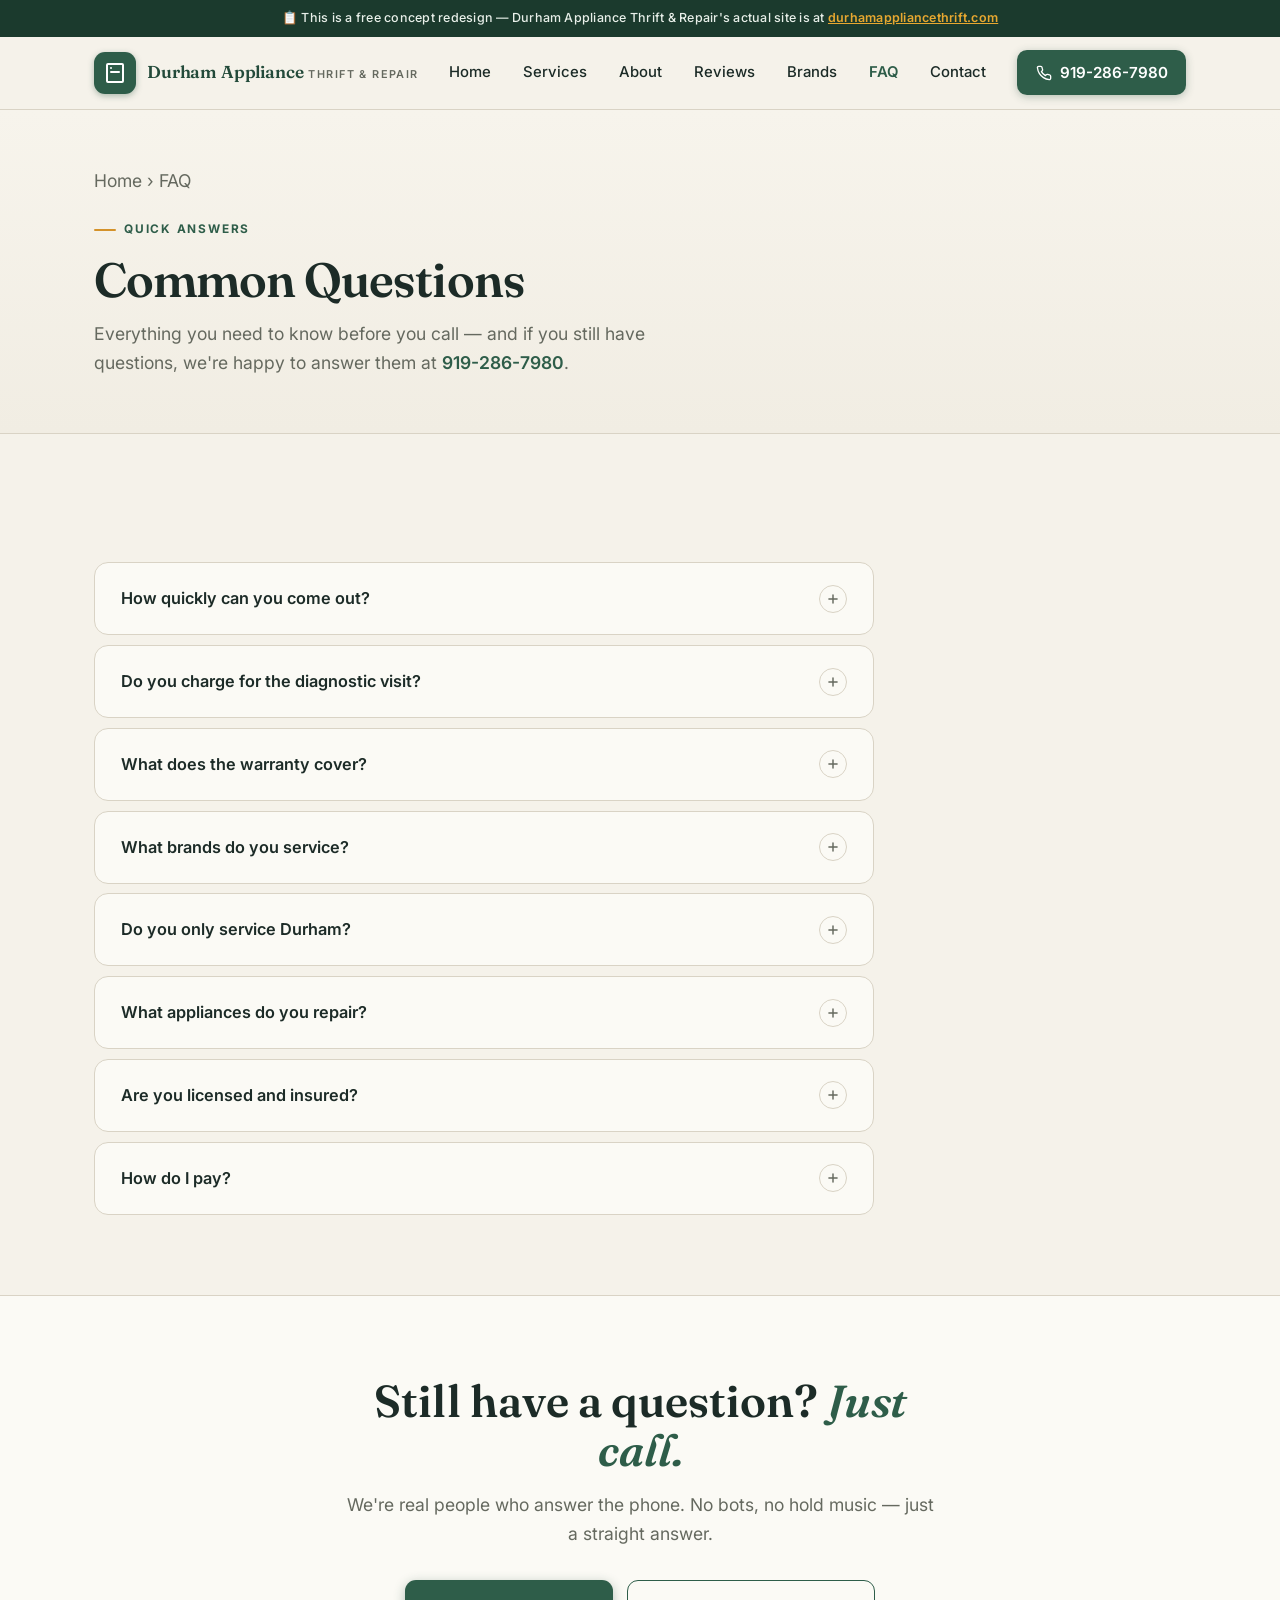
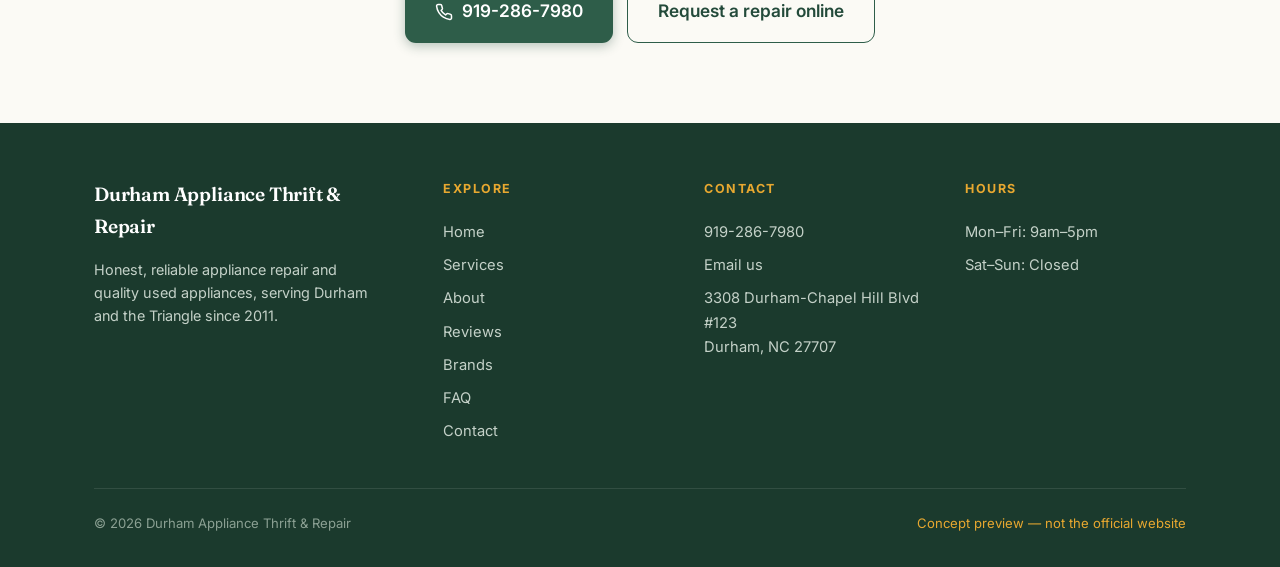
<file: faq.html>
<!DOCTYPE html>
<html lang="en">
<head>
<script>document.documentElement.classList.add("js")</script>
<meta charset="UTF-8">
<meta name="viewport" content="width=device-width, initial-scale=1.0">
<title>FAQ — Durham Appliance Thrift &amp; Repair</title>
<meta name="description" content="Common questions about Durham Appliance Thrift & Repair — pricing, warranty, service area, brands, and more. Call 919-286-7980.">
<link rel="stylesheet" href="css/style.css">
<style>
.faq-list{display:flex;flex-direction:column;gap:.6rem;margin-top:3rem;max-width:780px}
.faq-item{
  background:var(--paper-card);border:1px solid var(--line);
  border-radius:var(--radius);overflow:hidden;
  transition:border-color .18s,box-shadow .18s;
}
.faq-item.open{border-color:rgba(46,93,73,.35);box-shadow:var(--shadow)}
.faq-q{
  width:100%;display:flex;align-items:center;justify-content:space-between;gap:1rem;
  padding:1.35rem 1.6rem;background:none;border:none;cursor:pointer;
  font-family:inherit;font-size:1.02rem;font-weight:600;color:var(--ink);
  text-align:left;line-height:1.4;
}
.faq-q:hover{color:var(--pine)}
.faq-icon{
  width:28px;height:28px;border-radius:50%;border:1.5px solid var(--line);
  display:grid;place-items:center;flex-shrink:0;
  transition:background .15s,border-color .15s,transform .25s;
}
.faq-item.open .faq-icon{background:var(--pine);border-color:var(--pine);transform:rotate(45deg)}
.faq-icon svg{width:14px;height:14px;color:var(--muted);transition:color .15s}
.faq-item.open .faq-icon svg{color:#fff}
.faq-a{
  max-height:0;overflow:hidden;
  transition:max-height .3s ease,padding .3s ease;
  padding:0 1.6rem;
}
.faq-item.open .faq-a{max-height:400px;padding:0 1.6rem 1.4rem}
.faq-a p{font-size:.97rem;color:var(--muted);line-height:1.7}
.faq-a a{color:var(--pine);font-weight:600}
</style>
</head>
<body>

<div class="concept-bar">📋 This is a free concept redesign — Durham Appliance Thrift &amp; Repair's actual site is at <a href="http://durhamappliancethrift.com" target="_blank" rel="noopener">durhamappliancethrift.com</a></div>

<header class="site-header">
  <div class="header-inner">
    <a class="brand" href="index.html">
      <span class="brand-mark">
        <svg viewBox="0 0 24 24" fill="none" stroke="#fff" stroke-width="2" stroke-linecap="round" stroke-linejoin="round"><path d="M5 3h14a1 1 0 0 1 1 1v16a1 1 0 0 1-1 1H5a1 1 0 0 1-1-1V4a1 1 0 0 1 1-1Z"/><line x1="8" y1="7" x2="8" y2="7.01"/><line x1="8" y1="11" x2="16" y2="11"/></svg>
      </span>
      <span class="brand-text">
        <span class="brand-name">Durham Appliance</span>
        <span class="brand-sub">Thrift &amp; Repair</span>
      </span>
    </a>
    <nav class="nav" id="nav">
      <a href="index.html">Home</a>
      <a href="services.html">Services</a>
      <a href="about.html">About</a>
      <a href="testimonials.html">Reviews</a>
      <a href="brands.html">Brands</a>
      <a href="faq.html" class="active">FAQ</a>
      <a href="contact.html">Contact</a>
    </nav>
    <a href="tel:+19192867980" class="header-cta">
      <svg viewBox="0 0 24 24" fill="none" stroke="currentColor" stroke-width="2" stroke-linecap="round" stroke-linejoin="round"><path d="M22 16.92v3a2 2 0 0 1-2.18 2 19.79 19.79 0 0 1-8.63-3.07 19.5 19.5 0 0 1-6-6 19.79 19.79 0 0 1-3.07-8.67A2 2 0 0 1 4.11 2h3a2 2 0 0 1 2 1.72 12.84 12.84 0 0 0 .7 2.81 2 2 0 0 1-.45 2.11L8.09 9.91a16 16 0 0 0 6 6l1.27-1.27a2 2 0 0 1 2.11-.45 12.84 12.84 0 0 0 2.81.7A2 2 0 0 1 22 16.92Z"/></svg>
      919-286-7980
    </a>
    <button class="hamburger" id="hamburger" aria-label="Menu"><span></span><span></span><span></span></button>
  </div>
</header>

<section class="page-hero">
  <div class="wrap">
    <p class="crumb"><a href="index.html">Home</a> › FAQ</p>
    <span class="eyebrow">Quick answers</span>
    <h1>Common Questions</h1>
    <p>Everything you need to know before you call — and if you still have questions, we're happy to answer them at <a href="tel:+19192867980" style="color:var(--pine);font-weight:600">919-286-7980</a>.</p>
  </div>
</section>

<section>
  <div class="wrap">

    <div class="faq-list">

      <div class="faq-item">
        <button class="faq-q" aria-expanded="false">
          How quickly can you come out?
          <span class="faq-icon"><svg viewBox="0 0 24 24" fill="none" stroke="currentColor" stroke-width="2.5" stroke-linecap="round" stroke-linejoin="round"><line x1="12" y1="5" x2="12" y2="19"/><line x1="5" y1="12" x2="19" y2="12"/></svg></span>
        </button>
        <div class="faq-a">
          <p>Most customers get a same-week appointment, and same-day service is often available if you call before noon. We know a broken refrigerator or washer isn't something you can wait two weeks on, so we work hard to get there fast. Call <a href="tel:+19192867980">919-286-7980</a> and we'll tell you the first available slot.</p>
        </div>
      </div>

      <div class="faq-item">
        <button class="faq-q" aria-expanded="false">
          Do you charge for the diagnostic visit?
          <span class="faq-icon"><svg viewBox="0 0 24 24" fill="none" stroke="currentColor" stroke-width="2.5" stroke-linecap="round" stroke-linejoin="round"><line x1="12" y1="5" x2="12" y2="19"/><line x1="5" y1="12" x2="19" y2="12"/></svg></span>
        </button>
        <div class="faq-a">
          <p>Yes, there is a diagnostic fee for the service call. The good news: if you choose to go ahead with the repair, that fee is applied directly to the cost of the repair — so you're not paying twice. We'll always quote you a flat price before any work begins, so there are no surprises.</p>
        </div>
      </div>

      <div class="faq-item">
        <button class="faq-q" aria-expanded="false">
          What does the warranty cover?
          <span class="faq-icon"><svg viewBox="0 0 24 24" fill="none" stroke="currentColor" stroke-width="2.5" stroke-linecap="round" stroke-linejoin="round"><line x1="12" y1="5" x2="12" y2="19"/><line x1="5" y1="12" x2="19" y2="12"/></svg></span>
        </button>
        <div class="faq-a">
          <p>Every repair comes with a 6-month warranty on both parts and labor. If the same issue comes back within that window, we come back out and make it right at no additional charge. We stand behind our work — that's not just a slogan, it's how we've built a 5.0-star reputation over 15 years in Durham.</p>
        </div>
      </div>

      <div class="faq-item">
        <button class="faq-q" aria-expanded="false">
          What brands do you service?
          <span class="faq-icon"><svg viewBox="0 0 24 24" fill="none" stroke="currentColor" stroke-width="2.5" stroke-linecap="round" stroke-linejoin="round"><line x1="12" y1="5" x2="12" y2="19"/><line x1="5" y1="12" x2="19" y2="12"/></svg></span>
        </button>
        <div class="faq-a">
          <p>We service all major brands including Samsung, Whirlpool, LG, GE, KitchenAid, Maytag, Kenmore, Frigidaire, Electrolux, Bosch, Amana, and Speed Queen — plus many others. See our full <a href="brands.html">brands page</a> for the complete list. If you don't see your brand there, call us — if we can't fix it, we'll tell you straight.</p>
        </div>
      </div>

      <div class="faq-item">
        <button class="faq-q" aria-expanded="false">
          Do you only service Durham?
          <span class="faq-icon"><svg viewBox="0 0 24 24" fill="none" stroke="currentColor" stroke-width="2.5" stroke-linecap="round" stroke-linejoin="round"><line x1="12" y1="5" x2="12" y2="19"/><line x1="5" y1="12" x2="19" y2="12"/></svg></span>
        </button>
        <div class="faq-a">
          <p>Durham is our home base, but we also serve Chapel Hill, Hillsborough, Carrboro, Cary, Morrisville, and the broader Research Triangle area. If you're not sure whether we cover your neighborhood, just call <a href="tel:+19192867980">919-286-7980</a> and we'll let you know right away.</p>
        </div>
      </div>

      <div class="faq-item">
        <button class="faq-q" aria-expanded="false">
          What appliances do you repair?
          <span class="faq-icon"><svg viewBox="0 0 24 24" fill="none" stroke="currentColor" stroke-width="2.5" stroke-linecap="round" stroke-linejoin="round"><line x1="12" y1="5" x2="12" y2="19"/><line x1="5" y1="12" x2="19" y2="12"/></svg></span>
        </button>
        <div class="faq-a">
          <p>We repair refrigerators, washers, dryers, ovens, ranges (gas and electric), dishwashers, cooktops, ice makers, and garbage disposals. Basically everything in your kitchen and laundry room. Check our <a href="services.html">services page</a> for the full breakdown.</p>
        </div>
      </div>

      <div class="faq-item">
        <button class="faq-q" aria-expanded="false">
          Are you licensed and insured?
          <span class="faq-icon"><svg viewBox="0 0 24 24" fill="none" stroke="currentColor" stroke-width="2.5" stroke-linecap="round" stroke-linejoin="round"><line x1="12" y1="5" x2="12" y2="19"/><line x1="5" y1="12" x2="19" y2="12"/></svg></span>
        </button>
        <div class="faq-a">
          <p>Yes. Durham Appliance Thrift &amp; Repair is fully licensed and insured. You can invite us into your home with confidence — we've been operating professionally in the Durham area since 2009 and our reputation means everything to us.</p>
        </div>
      </div>

      <div class="faq-item">
        <button class="faq-q" aria-expanded="false">
          How do I pay?
          <span class="faq-icon"><svg viewBox="0 0 24 24" fill="none" stroke="currentColor" stroke-width="2.5" stroke-linecap="round" stroke-linejoin="round"><line x1="12" y1="5" x2="12" y2="19"/><line x1="5" y1="12" x2="19" y2="12"/></svg></span>
        </button>
        <div class="faq-a">
          <p>We accept cash, personal check, and all major credit and debit cards. Payment is due upon completion of the repair. We'll give you a clear invoice showing exactly what was done and what you paid for.</p>
        </div>
      </div>

    </div>

  </div>
</section>

<section class="cta-band">
  <div class="wrap cta-inner">
    <h2>Still have a question? <em>Just call.</em></h2>
    <p>We're real people who answer the phone. No bots, no hold music — just a straight answer.</p>
    <div class="cta-actions">
      <a href="tel:+19192867980" class="btn btn-primary btn-lg"><svg viewBox="0 0 24 24" fill="none" stroke="currentColor" stroke-width="2" stroke-linecap="round" stroke-linejoin="round"><path d="M22 16.92v3a2 2 0 0 1-2.18 2 19.79 19.79 0 0 1-8.63-3.07 19.5 19.5 0 0 1-6-6 19.79 19.79 0 0 1-3.07-8.67A2 2 0 0 1 4.11 2h3a2 2 0 0 1 2 1.72 12.84 12.84 0 0 0 .7 2.81 2 2 0 0 1-.45 2.11L8.09 9.91a16 16 0 0 0 6 6l1.27-1.27a2 2 0 0 1 2.11-.45 12.84 12.84 0 0 0 2.81.7A2 2 0 0 1 22 16.92Z"/></svg>919-286-7980</a>
      <a href="contact.html" class="btn btn-ghost btn-lg">Request a repair online</a>
    </div>
  </div>
</section>

<footer class="site-footer">
  <div class="wrap">
    <div class="foot-grid">
      <div class="foot-brand"><span class="brand-name" style="font-family:'Fraunces',serif;font-size:1.2rem">Durham Appliance Thrift &amp; Repair</span><p>Honest, reliable appliance repair and quality used appliances, serving Durham and the Triangle since 2011.</p></div>
      <div class="foot-col"><h4>Explore</h4><a href="index.html">Home</a><a href="services.html">Services</a><a href="about.html">About</a><a href="testimonials.html">Reviews</a><a href="brands.html">Brands</a><a href="faq.html">FAQ</a><a href="contact.html">Contact</a></div>
      <div class="foot-col"><h4>Contact</h4><a href="tel:+19192867980">919-286-7980</a><a href="mailto:repairs@durhamappliancethrift.com">Email us</a><p>3308 Durham-Chapel Hill Blvd #123<br>Durham, NC 27707</p></div>
      <div class="foot-col"><h4>Hours</h4><p>Mon–Fri: 9am–5pm</p><p>Sat–Sun: Closed</p></div>
    </div>
    <div class="foot-bottom"><span>© 2026 Durham Appliance Thrift &amp; Repair</span><span class="concept-note">Concept preview — not the official website</span></div>
  </div>
</footer>

<script>
  var h=document.getElementById('hamburger'),n=document.getElementById('nav');
  h.addEventListener('click',function(){n.classList.toggle('open')});

  document.querySelectorAll('.faq-q').forEach(function(btn){
    btn.addEventListener('click',function(){
      var item=this.closest('.faq-item');
      var isOpen=item.classList.contains('open');
      document.querySelectorAll('.faq-item.open').forEach(function(el){
        el.classList.remove('open');
        el.querySelector('.faq-q').setAttribute('aria-expanded','false');
      });
      if(!isOpen){
        item.classList.add('open');
        this.setAttribute('aria-expanded','true');
      }
    });
  });
</script>
</body>
</html>
</file>
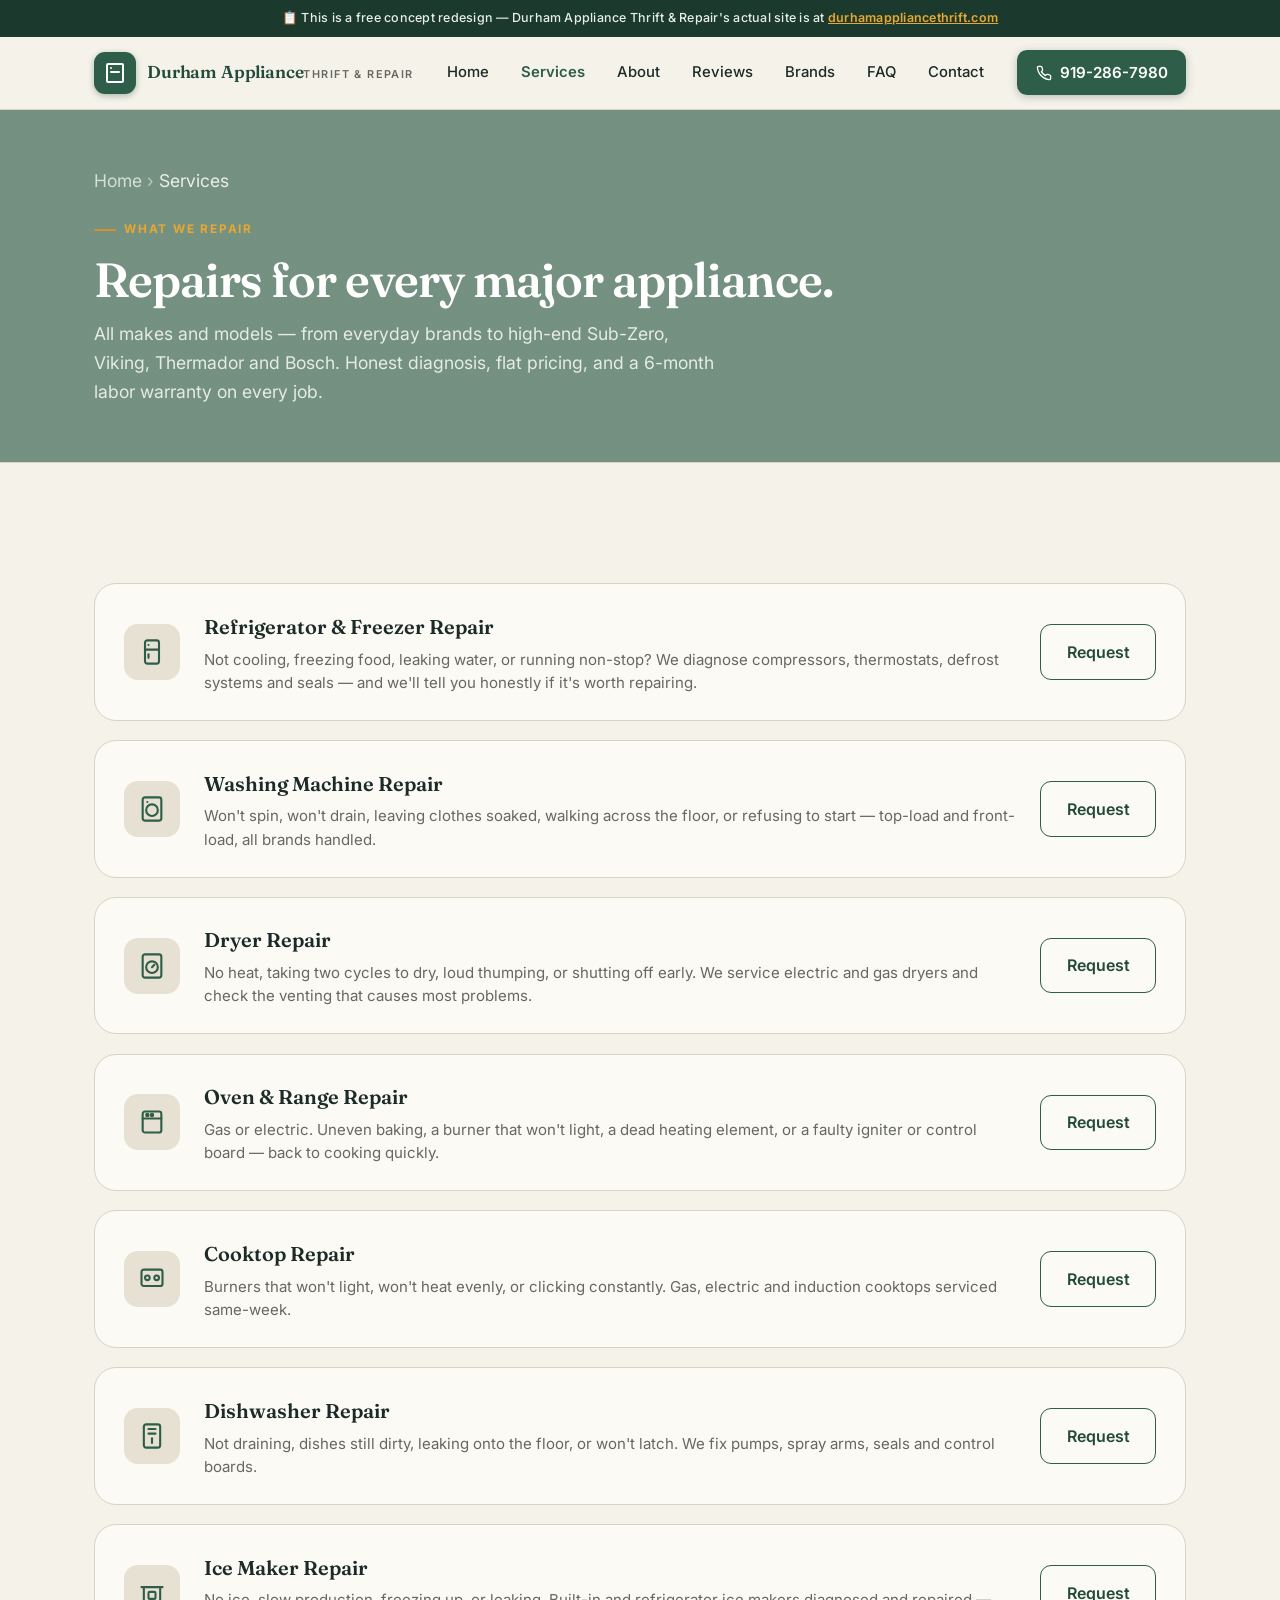
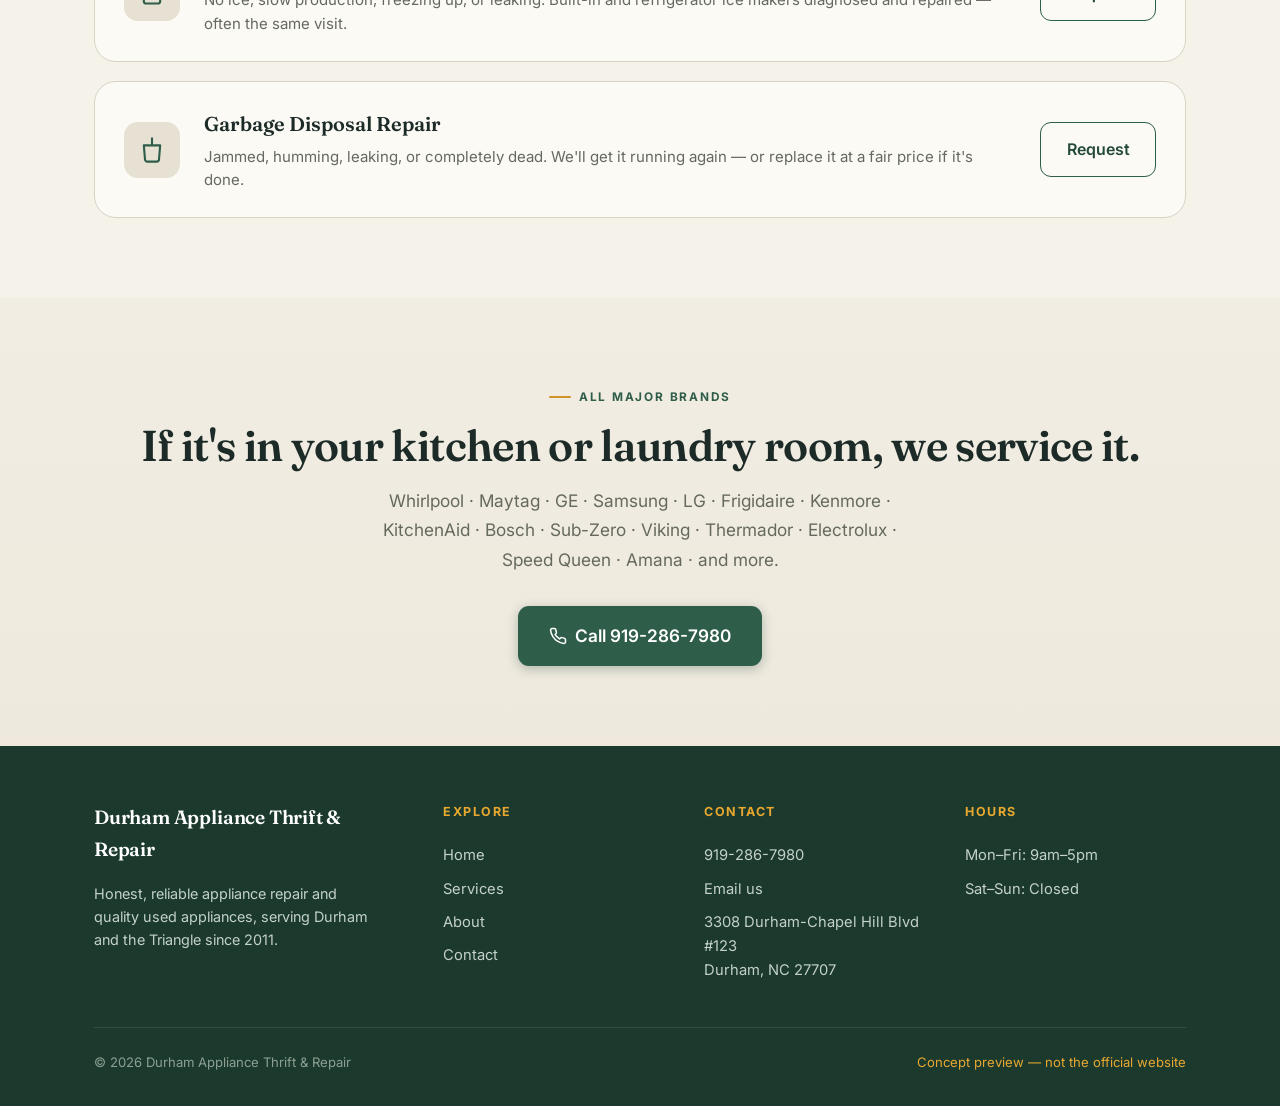
<file: services.html>
<!DOCTYPE html>
<html lang="en">
<head>
<script>document.documentElement.classList.add("js")</script>
<meta charset="UTF-8">
<meta name="viewport" content="width=device-width, initial-scale=1.0">
<title>Appliance Repair Services — Durham Appliance Thrift &amp; Repair</title>
<meta name="description" content="Repair services for refrigerators, washers, dryers, ovens, dishwashers, ice makers, cooktops and more. All makes and models. Call 919-286-7980.">
<link rel="stylesheet" href="css/style.css">
</head>
<body>

<div class="concept-bar">📋 This is a free concept redesign — Durham Appliance Thrift &amp; Repair's actual site is at <a href="http://durhamappliancethrift.com" target="_blank" rel="noopener">durhamappliancethrift.com</a></div>

<header class="site-header">
  <div class="header-inner">
    <a class="brand" href="index.html">
      <span class="brand-mark"><svg viewBox="0 0 24 24" fill="none" stroke="#fff" stroke-width="2" stroke-linecap="round" stroke-linejoin="round"><path d="M5 3h14a1 1 0 0 1 1 1v16a1 1 0 0 1-1 1H5a1 1 0 0 1-1-1V4a1 1 0 0 1 1-1Z"/><line x1="8" y1="7" x2="8" y2="7.01"/><line x1="8" y1="11" x2="16" y2="11"/></svg></span>
      <span class="brand-text"><span class="brand-name">Durham Appliance</span><span class="brand-sub">Thrift &amp; Repair</span></span>
    </a>
    <nav class="nav" id="nav">
      <a href="index.html">Home</a>
      <a href="services.html" class="active">Services</a>
      <a href="about.html">About</a>
      <a href="testimonials.html">Reviews</a>
      <a href="brands.html">Brands</a>
      <a href="faq.html">FAQ</a>
      <a href="contact.html">Contact</a>
    </nav>
    <a href="tel:+19192867980" class="header-cta"><svg viewBox="0 0 24 24" fill="none" stroke="currentColor" stroke-width="2" stroke-linecap="round" stroke-linejoin="round"><path d="M22 16.92v3a2 2 0 0 1-2.18 2 19.79 19.79 0 0 1-8.63-3.07 19.5 19.5 0 0 1-6-6 19.79 19.79 0 0 1-3.07-8.67A2 2 0 0 1 4.11 2h3a2 2 0 0 1 2 1.72 12.84 12.84 0 0 0 .7 2.81 2 2 0 0 1-.45 2.11L8.09 9.91a16 16 0 0 0 6 6l1.27-1.27a2 2 0 0 1 2.11-.45 12.84 12.84 0 0 0 2.81.7A2 2 0 0 1 22 16.92Z"/></svg>919-286-7980</a>
    <button class="hamburger" id="hamburger" aria-label="Menu"><span></span><span></span><span></span></button>
  </div>
</header>

<section class="page-hero" style="background:linear-gradient(rgba(46,93,73,0.65),rgba(46,93,73,0.65)),url('https://images.unsplash.com/photo-1581092918056-0c4c3acd3789?w=1600&q=80') center/cover no-repeat">
  <div class="wrap">
    <p class="crumb"><a href="index.html" style="color:rgba(255,255,255,.7)">Home</a> <span style="color:rgba(255,255,255,.5)">›</span> <span style="color:rgba(255,255,255,.85)">Services</span></p>
    <span class="eyebrow" style="color:var(--brass-soft)">What we repair</span>
    <h1 style="color:#fff">Repairs for every major appliance.</h1>
    <p style="color:rgba(255,255,255,.82)">All makes and models — from everyday brands to high-end Sub-Zero, Viking, Thermador and Bosch. Honest diagnosis, flat pricing, and a 6-month labor warranty on every job.</p>
  </div>
</section>

<section>
  <div class="wrap">
    <div class="svc-detail">
      <div class="svc-row"><div class="svc-row-ic"><svg viewBox="0 0 24 24" fill="none" stroke="currentColor" stroke-width="1.8" stroke-linecap="round" stroke-linejoin="round"><rect x="6" y="2" width="12" height="20" rx="2"/><line x1="6" y1="10" x2="18" y2="10"/><line x1="9" y1="6" x2="9" y2="6.01"/><line x1="9" y1="14" x2="9" y2="17"/></svg></div><div><h3>Refrigerator &amp; Freezer Repair</h3><p>Not cooling, freezing food, leaking water, or running non-stop? We diagnose compressors, thermostats, defrost systems and seals — and we'll tell you honestly if it's worth repairing.</p></div><a href="contact.html" class="btn btn-ghost">Request</a></div>
      <div class="svc-row"><div class="svc-row-ic"><svg viewBox="0 0 24 24" fill="none" stroke="currentColor" stroke-width="1.8" stroke-linecap="round" stroke-linejoin="round"><rect x="4" y="2" width="16" height="20" rx="2"/><circle cx="12" cy="13" r="5"/><line x1="8" y1="6" x2="8" y2="6.01"/></svg></div><div><h3>Washing Machine Repair</h3><p>Won't spin, won't drain, leaving clothes soaked, walking across the floor, or refusing to start — top-load and front-load, all brands handled.</p></div><a href="contact.html" class="btn btn-ghost">Request</a></div>
      <div class="svc-row"><div class="svc-row-ic"><svg viewBox="0 0 24 24" fill="none" stroke="currentColor" stroke-width="1.8" stroke-linecap="round" stroke-linejoin="round"><rect x="4" y="2" width="16" height="20" rx="2"/><circle cx="12" cy="13" r="5"/><line x1="12" y1="13" x2="14" y2="11"/></svg></div><div><h3>Dryer Repair</h3><p>No heat, taking two cycles to dry, loud thumping, or shutting off early. We service electric and gas dryers and check the venting that causes most problems.</p></div><a href="contact.html" class="btn btn-ghost">Request</a></div>
      <div class="svc-row"><div class="svc-row-ic"><svg viewBox="0 0 24 24" fill="none" stroke="currentColor" stroke-width="1.8" stroke-linecap="round" stroke-linejoin="round"><rect x="4" y="3" width="16" height="18" rx="2"/><line x1="4" y1="9" x2="20" y2="9"/><circle cx="8" cy="6" r="1"/><circle cx="12" cy="6" r="1"/></svg></div><div><h3>Oven &amp; Range Repair</h3><p>Gas or electric. Uneven baking, a burner that won't light, a dead heating element, or a faulty igniter or control board — back to cooking quickly.</p></div><a href="contact.html" class="btn btn-ghost">Request</a></div>
      <div class="svc-row"><div class="svc-row-ic"><svg viewBox="0 0 24 24" fill="none" stroke="currentColor" stroke-width="1.8" stroke-linecap="round" stroke-linejoin="round"><rect x="3" y="4" width="18" height="14" rx="2"/><circle cx="8" cy="11" r="2"/><circle cx="16" cy="11" r="2"/></svg></div><div><h3>Cooktop Repair</h3><p>Burners that won't light, won't heat evenly, or clicking constantly. Gas, electric and induction cooktops serviced same-week.</p></div><a href="contact.html" class="btn btn-ghost">Request</a></div>
      <div class="svc-row"><div class="svc-row-ic"><svg viewBox="0 0 24 24" fill="none" stroke="currentColor" stroke-width="1.8" stroke-linecap="round" stroke-linejoin="round"><rect x="5" y="2" width="14" height="20" rx="2"/><path d="M9 6h6M9 10h6"/><line x1="12" y1="14" x2="12" y2="18"/></svg></div><div><h3>Dishwasher Repair</h3><p>Not draining, dishes still dirty, leaking onto the floor, or won't latch. We fix pumps, spray arms, seals and control boards.</p></div><a href="contact.html" class="btn btn-ghost">Request</a></div>
      <div class="svc-row"><div class="svc-row-ic"><svg viewBox="0 0 24 24" fill="none" stroke="currentColor" stroke-width="1.8" stroke-linecap="round" stroke-linejoin="round"><path d="M3 7h18M5 7v12a2 2 0 0 0 2 2h10a2 2 0 0 0 2-2V7"/><rect x="9" y="11" width="6" height="6" rx="1"/></svg></div><div><h3>Ice Maker Repair</h3><p>No ice, slow production, freezing up, or leaking. Built-in and refrigerator ice makers diagnosed and repaired — often the same visit.</p></div><a href="contact.html" class="btn btn-ghost">Request</a></div>
      <div class="svc-row"><div class="svc-row-ic"><svg viewBox="0 0 24 24" fill="none" stroke="currentColor" stroke-width="1.8" stroke-linecap="round" stroke-linejoin="round"><path d="M12 2v6M5 8h14l-1 12a2 2 0 0 1-2 2H8a2 2 0 0 1-2-2L5 8Z"/></svg></div><div><h3>Garbage Disposal Repair</h3><p>Jammed, humming, leaking, or completely dead. We'll get it running again — or replace it at a fair price if it's done.</p></div><a href="contact.html" class="btn btn-ghost">Request</a></div>
    </div>
  </div>
</section>

<section class="why">
  <div class="wrap" style="text-align:center">
    <span class="eyebrow" style="justify-content:center">All major brands</span>
    <h2 class="section-title" style="margin:0 auto">If it's in your kitchen or laundry room, we service it.</h2>
    <p class="section-lead" style="margin:1rem auto 2rem">Whirlpool · Maytag · GE · Samsung · LG · Frigidaire · Kenmore · KitchenAid · Bosch · Sub-Zero · Viking · Thermador · Electrolux · Speed Queen · Amana · and more.</p>
    <a href="tel:+19192867980" class="btn btn-primary btn-lg"><svg viewBox="0 0 24 24" fill="none" stroke="currentColor" stroke-width="2" stroke-linecap="round" stroke-linejoin="round"><path d="M22 16.92v3a2 2 0 0 1-2.18 2 19.79 19.79 0 0 1-8.63-3.07 19.5 19.5 0 0 1-6-6 19.79 19.79 0 0 1-3.07-8.67A2 2 0 0 1 4.11 2h3a2 2 0 0 1 2 1.72 12.84 12.84 0 0 0 .7 2.81 2 2 0 0 1-.45 2.11L8.09 9.91a16 16 0 0 0 6 6l1.27-1.27a2 2 0 0 1 2.11-.45 12.84 12.84 0 0 0 2.81.7A2 2 0 0 1 22 16.92Z"/></svg>Call 919-286-7980</a>
  </div>
</section>

<footer class="site-footer">
  <div class="wrap">
    <div class="foot-grid">
      <div class="foot-brand"><span class="brand-name" style="font-family:'Fraunces',serif;font-size:1.2rem">Durham Appliance Thrift &amp; Repair</span><p>Honest, reliable appliance repair and quality used appliances, serving Durham and the Triangle since 2011.</p></div>
      <div class="foot-col"><h4>Explore</h4><a href="index.html">Home</a><a href="services.html">Services</a><a href="about.html">About</a><a href="contact.html">Contact</a></div>
      <div class="foot-col"><h4>Contact</h4><a href="tel:+19192867980">919-286-7980</a><a href="mailto:repairs@durhamappliancethrift.com">Email us</a><p>3308 Durham-Chapel Hill Blvd #123<br>Durham, NC 27707</p></div>
      <div class="foot-col"><h4>Hours</h4><p>Mon–Fri: 9am–5pm</p><p>Sat–Sun: Closed</p></div>
    </div>
    <div class="foot-bottom"><span>© 2026 Durham Appliance Thrift &amp; Repair</span><span class="concept-note">Concept preview — not the official website</span></div>
  </div>
</footer>

<script>
  var h=document.getElementById('hamburger'),n=document.getElementById('nav');
  h.addEventListener('click',function(){n.classList.toggle('open')});
  var io=new IntersectionObserver(function(es){es.forEach(function(e){if(e.isIntersecting){e.target.classList.add('in');io.unobserve(e.target)}})},{threshold:.12});
  setTimeout(function(){document.querySelectorAll(".reveal").forEach(function(el){el.classList.add("in")})},1500);
  document.querySelectorAll('.svc-row').forEach(function(el){el.classList.add('reveal');io.observe(el)});
</script>
</body>
</html>
</file>
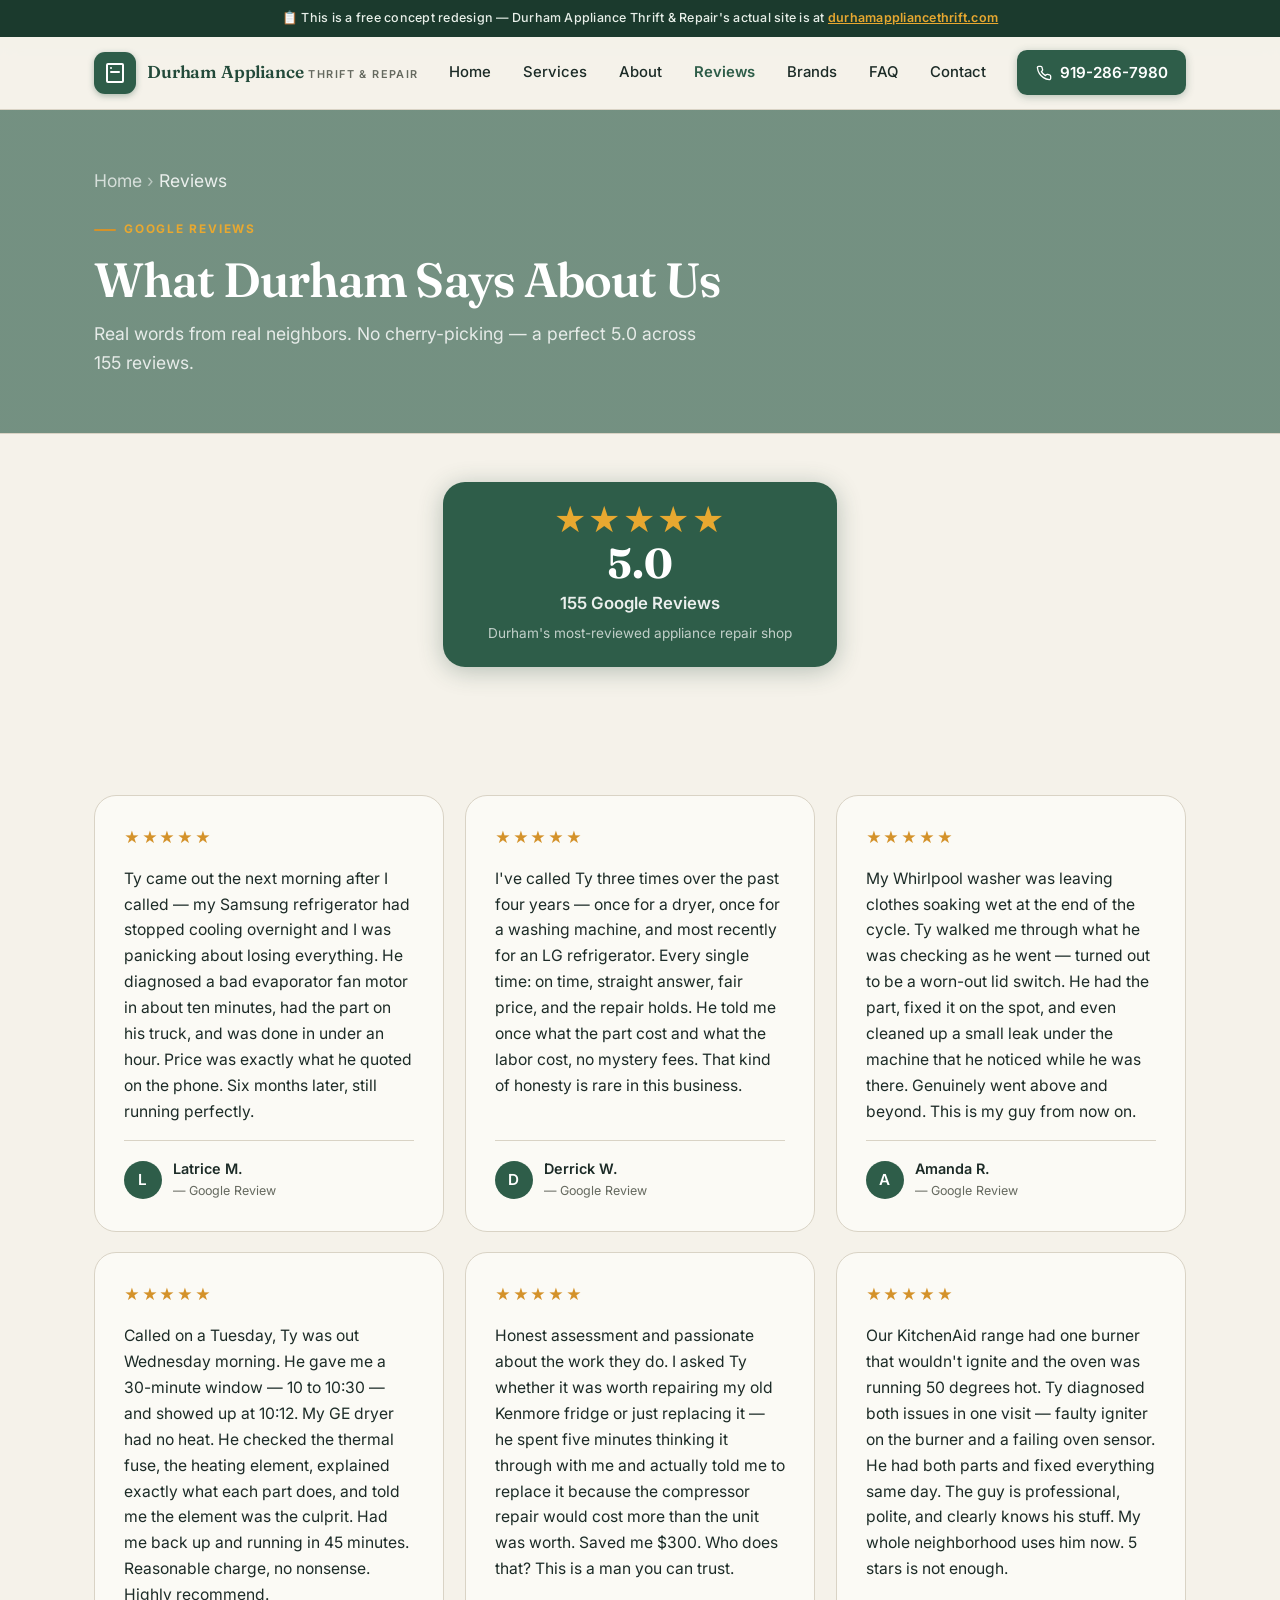
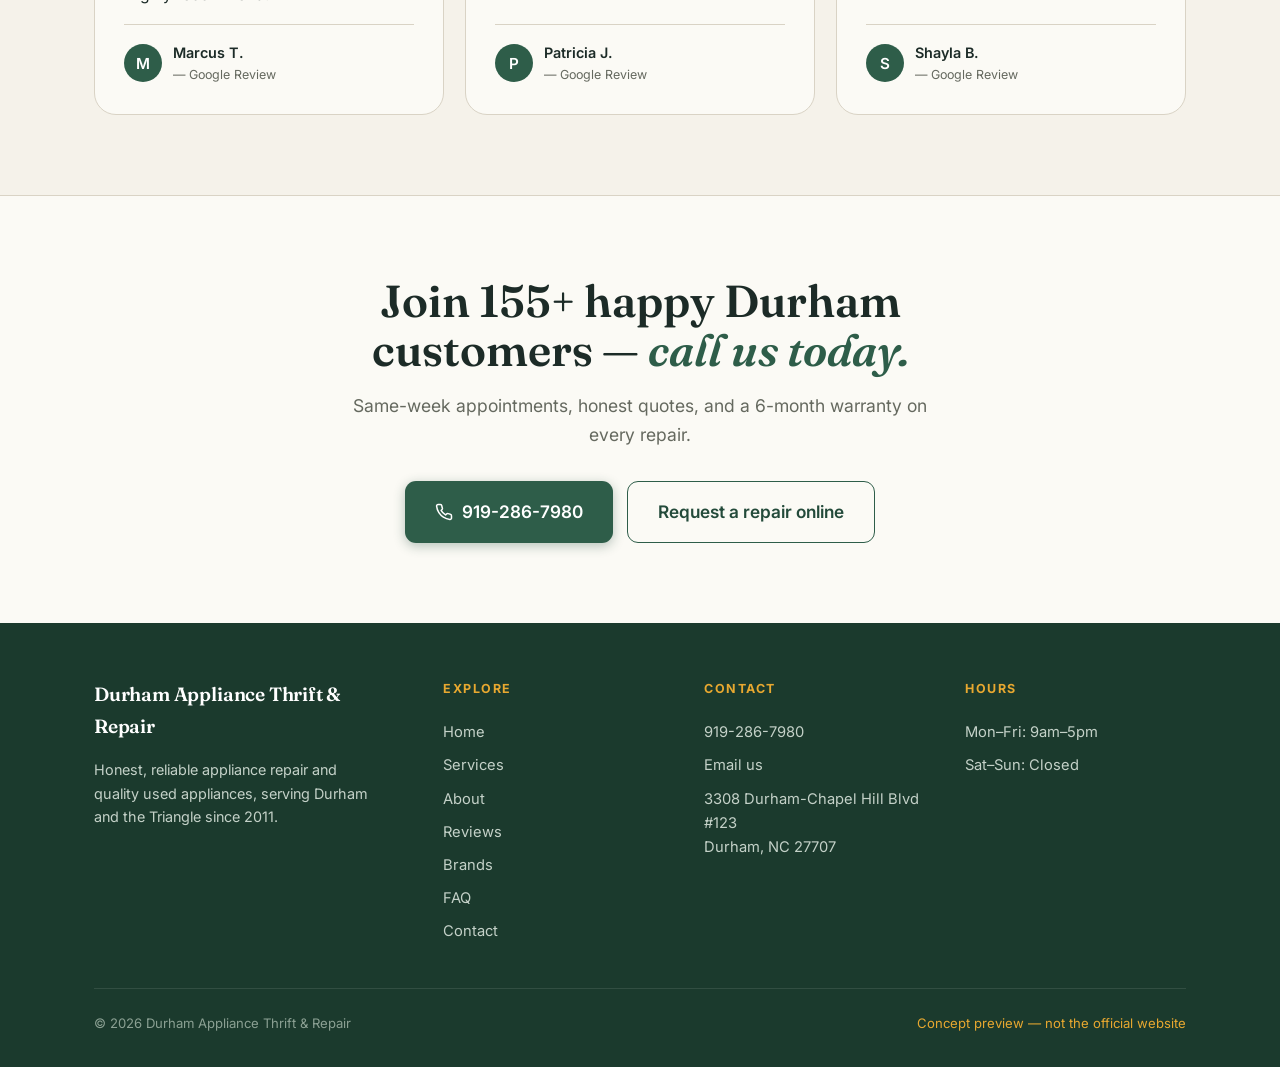
<file: testimonials.html>
<!DOCTYPE html>
<html lang="en">
<head>
<script>document.documentElement.classList.add("js")</script>
<meta charset="UTF-8">
<meta name="viewport" content="width=device-width, initial-scale=1.0">
<title>Reviews — Durham Appliance Thrift &amp; Repair</title>
<meta name="description" content="155 five-star Google reviews for Durham Appliance Thrift & Repair. See what Durham neighbors say about Ty and the team. Call 919-286-7980.">
<link rel="stylesheet" href="css/style.css">
</head>
<body>

<div class="concept-bar">📋 This is a free concept redesign — Durham Appliance Thrift &amp; Repair's actual site is at <a href="http://durhamappliancethrift.com" target="_blank" rel="noopener">durhamappliancethrift.com</a></div>

<header class="site-header">
  <div class="header-inner">
    <a class="brand" href="index.html">
      <span class="brand-mark">
        <svg viewBox="0 0 24 24" fill="none" stroke="#fff" stroke-width="2" stroke-linecap="round" stroke-linejoin="round"><path d="M5 3h14a1 1 0 0 1 1 1v16a1 1 0 0 1-1 1H5a1 1 0 0 1-1-1V4a1 1 0 0 1 1-1Z"/><line x1="8" y1="7" x2="8" y2="7.01"/><line x1="8" y1="11" x2="16" y2="11"/></svg>
      </span>
      <span class="brand-text">
        <span class="brand-name">Durham Appliance</span>
        <span class="brand-sub">Thrift &amp; Repair</span>
      </span>
    </a>
    <nav class="nav" id="nav">
      <a href="index.html">Home</a>
      <a href="services.html">Services</a>
      <a href="about.html">About</a>
      <a href="testimonials.html" class="active">Reviews</a>
      <a href="brands.html">Brands</a>
      <a href="faq.html">FAQ</a>
      <a href="contact.html">Contact</a>
    </nav>
    <a href="tel:+19192867980" class="header-cta">
      <svg viewBox="0 0 24 24" fill="none" stroke="currentColor" stroke-width="2" stroke-linecap="round" stroke-linejoin="round"><path d="M22 16.92v3a2 2 0 0 1-2.18 2 19.79 19.79 0 0 1-8.63-3.07 19.5 19.5 0 0 1-6-6 19.79 19.79 0 0 1-3.07-8.67A2 2 0 0 1 4.11 2h3a2 2 0 0 1 2 1.72 12.84 12.84 0 0 0 .7 2.81 2 2 0 0 1-.45 2.11L8.09 9.91a16 16 0 0 0 6 6l1.27-1.27a2 2 0 0 1 2.11-.45 12.84 12.84 0 0 0 2.81.7A2 2 0 0 1 22 16.92Z"/></svg>
      919-286-7980
    </a>
    <button class="hamburger" id="hamburger" aria-label="Menu"><span></span><span></span><span></span></button>
  </div>
</header>

<section class="page-hero" style="background:linear-gradient(rgba(46,93,73,0.65),rgba(46,93,73,0.65)),url('https://images.unsplash.com/photo-1581092160607-ee22621dd758?w=1600&q=80') center/cover no-repeat">
  <div class="wrap">
    <p class="crumb"><a href="index.html" style="color:rgba(255,255,255,.7)">Home</a> <span style="color:rgba(255,255,255,.5)">›</span> <span style="color:rgba(255,255,255,.85)">Reviews</span></p>
    <span class="eyebrow" style="color:var(--brass-soft)">Google Reviews</span>
    <h1 style="color:#fff">What Durham Says About Us</h1>
    <p style="color:rgba(255,255,255,.82)">Real words from real neighbors. No cherry-picking — a perfect 5.0 across 155 reviews.</p>
  </div>
</section>

<section style="padding-top:3rem;padding-bottom:0">
  <div class="wrap">
    <div style="display:flex;justify-content:center">
      <div style="background:var(--pine);color:#fff;border-radius:var(--radius-lg);padding:1.4rem 2.8rem;text-align:center;box-shadow:0 4px 24px rgba(35,74,58,.3)">
        <div style="font-size:2rem;letter-spacing:.08em;color:var(--brass-soft);line-height:1">★★★★★</div>
        <div style="font-family:'Fraunces',serif;font-size:2.6rem;font-weight:700;line-height:1.1;margin:.25rem 0">5.0</div>
        <div style="font-size:1.05rem;font-weight:600;opacity:.9">155 Google Reviews</div>
        <div style="font-size:.85rem;opacity:.7;margin-top:.25rem">Durham's most-reviewed appliance repair shop</div>
      </div>
    </div>
  </div>
</section>

<section>
  <div class="wrap">
    <div class="rev-grid" style="grid-template-columns:repeat(3,1fr)">

      <div class="rev-card reveal">
        <div class="rev-stars">★★★★★</div>
        <p class="rev-text">Ty came out the next morning after I called — my Samsung refrigerator had stopped cooling overnight and I was panicking about losing everything. He diagnosed a bad evaporator fan motor in about ten minutes, had the part on his truck, and was done in under an hour. Price was exactly what he quoted on the phone. Six months later, still running perfectly.</p>
        <div class="rev-by"><span class="rev-av">L</span><div><div class="rev-name">Latrice M.</div><div class="rev-meta">— Google Review</div></div></div>
      </div>

      <div class="rev-card reveal">
        <div class="rev-stars">★★★★★</div>
        <p class="rev-text">I've called Ty three times over the past four years — once for a dryer, once for a washing machine, and most recently for an LG refrigerator. Every single time: on time, straight answer, fair price, and the repair holds. He told me once what the part cost and what the labor cost, no mystery fees. That kind of honesty is rare in this business.</p>
        <div class="rev-by"><span class="rev-av">D</span><div><div class="rev-name">Derrick W.</div><div class="rev-meta">— Google Review</div></div></div>
      </div>

      <div class="rev-card reveal">
        <div class="rev-stars">★★★★★</div>
        <p class="rev-text">My Whirlpool washer was leaving clothes soaking wet at the end of the cycle. Ty walked me through what he was checking as he went — turned out to be a worn-out lid switch. He had the part, fixed it on the spot, and even cleaned up a small leak under the machine that he noticed while he was there. Genuinely went above and beyond. This is my guy from now on.</p>
        <div class="rev-by"><span class="rev-av">A</span><div><div class="rev-name">Amanda R.</div><div class="rev-meta">— Google Review</div></div></div>
      </div>

      <div class="rev-card reveal">
        <div class="rev-stars">★★★★★</div>
        <p class="rev-text">Called on a Tuesday, Ty was out Wednesday morning. He gave me a 30-minute window — 10 to 10:30 — and showed up at 10:12. My GE dryer had no heat. He checked the thermal fuse, the heating element, explained exactly what each part does, and told me the element was the culprit. Had me back up and running in 45 minutes. Reasonable charge, no nonsense. Highly recommend.</p>
        <div class="rev-by"><span class="rev-av">M</span><div><div class="rev-name">Marcus T.</div><div class="rev-meta">— Google Review</div></div></div>
      </div>

      <div class="rev-card reveal">
        <div class="rev-stars">★★★★★</div>
        <p class="rev-text">Honest assessment and passionate about the work they do. I asked Ty whether it was worth repairing my old Kenmore fridge or just replacing it — he spent five minutes thinking it through with me and actually told me to replace it because the compressor repair would cost more than the unit was worth. Saved me $300. Who does that? This is a man you can trust.</p>
        <div class="rev-by"><span class="rev-av">P</span><div><div class="rev-name">Patricia J.</div><div class="rev-meta">— Google Review</div></div></div>
      </div>

      <div class="rev-card reveal">
        <div class="rev-stars">★★★★★</div>
        <p class="rev-text">Our KitchenAid range had one burner that wouldn't ignite and the oven was running 50 degrees hot. Ty diagnosed both issues in one visit — faulty igniter on the burner and a failing oven sensor. He had both parts and fixed everything same day. The guy is professional, polite, and clearly knows his stuff. My whole neighborhood uses him now. 5 stars is not enough.</p>
        <div class="rev-by"><span class="rev-av">S</span><div><div class="rev-name">Shayla B.</div><div class="rev-meta">— Google Review</div></div></div>
      </div>

    </div>
  </div>
</section>

<section class="cta-band">
  <div class="wrap cta-inner">
    <h2>Join 155+ happy Durham customers — <em>call us today.</em></h2>
    <p>Same-week appointments, honest quotes, and a 6-month warranty on every repair.</p>
    <div class="cta-actions">
      <a href="tel:+19192867980" class="btn btn-primary btn-lg"><svg viewBox="0 0 24 24" fill="none" stroke="currentColor" stroke-width="2" stroke-linecap="round" stroke-linejoin="round"><path d="M22 16.92v3a2 2 0 0 1-2.18 2 19.79 19.79 0 0 1-8.63-3.07 19.5 19.5 0 0 1-6-6 19.79 19.79 0 0 1-3.07-8.67A2 2 0 0 1 4.11 2h3a2 2 0 0 1 2 1.72 12.84 12.84 0 0 0 .7 2.81 2 2 0 0 1-.45 2.11L8.09 9.91a16 16 0 0 0 6 6l1.27-1.27a2 2 0 0 1 2.11-.45 12.84 12.84 0 0 0 2.81.7A2 2 0 0 1 22 16.92Z"/></svg>919-286-7980</a>
      <a href="contact.html" class="btn btn-ghost btn-lg">Request a repair online</a>
    </div>
  </div>
</section>

<footer class="site-footer">
  <div class="wrap">
    <div class="foot-grid">
      <div class="foot-brand"><span class="brand-name" style="font-family:'Fraunces',serif;font-size:1.2rem">Durham Appliance Thrift &amp; Repair</span><p>Honest, reliable appliance repair and quality used appliances, serving Durham and the Triangle since 2011.</p></div>
      <div class="foot-col"><h4>Explore</h4><a href="index.html">Home</a><a href="services.html">Services</a><a href="about.html">About</a><a href="testimonials.html">Reviews</a><a href="brands.html">Brands</a><a href="faq.html">FAQ</a><a href="contact.html">Contact</a></div>
      <div class="foot-col"><h4>Contact</h4><a href="tel:+19192867980">919-286-7980</a><a href="mailto:repairs@durhamappliancethrift.com">Email us</a><p>3308 Durham-Chapel Hill Blvd #123<br>Durham, NC 27707</p></div>
      <div class="foot-col"><h4>Hours</h4><p>Mon–Fri: 9am–5pm</p><p>Sat–Sun: Closed</p></div>
    </div>
    <div class="foot-bottom"><span>© 2026 Durham Appliance Thrift &amp; Repair</span><span class="concept-note">Concept preview — not the official website</span></div>
  </div>
</footer>

<script>
  var h=document.getElementById('hamburger'),n=document.getElementById('nav');
  h.addEventListener('click',function(){n.classList.toggle('open')});
  var io=new IntersectionObserver(function(es){es.forEach(function(e){if(e.isIntersecting){e.target.classList.add('in');io.unobserve(e.target)}})},{threshold:.12});
  setTimeout(function(){document.querySelectorAll(".reveal").forEach(function(el){el.classList.add("in")})},1500);
  document.querySelectorAll('.rev-card').forEach(function(el){el.classList.add('reveal');io.observe(el)});
</script>
</body>
</html>
</file>
<file: css/style.css>
/* ============================================================
   Durham Appliance Thrift & Repair — concept site
   Design: "The honest trade" — pine + brass, warm and grounded
   ============================================================ */

@import url('https://fonts.googleapis.com/css2?family=Fraunces:ital,opsz,wght@0,9..144,400;0,9..144,500;0,9..144,600;0,9..144,700;0,9..144,900;1,9..144,500&family=Inter:wght@400;500;600;700&display=swap');

:root{
  --ink:#1c2b27;
  --paper:#f5f2ea;
  --paper-card:#fbfaf5;
  --pine:#2e5d49;
  --pine-dark:#234a3a;
  --pine-deep:#1b3a2d;
  --brass:#d4922a;
  --brass-soft:#e8a830;
  --clay:#b0492f;
  --stone:#e7e1d4;
  --line:#d9d3c5;
  --muted:#65695f;
  --radius:14px;
  --radius-lg:22px;
  --maxw:1140px;
  --shadow:0 1px 2px rgba(28,43,39,.04),0 8px 30px rgba(28,43,39,.07);
  --shadow-lg:0 4px 12px rgba(28,43,39,.08),0 24px 60px rgba(28,43,39,.12);
}

*{box-sizing:border-box;margin:0;padding:0}
html{scroll-behavior:smooth}
body{
  font-family:'Inter',system-ui,sans-serif;
  color:var(--ink);
  background:var(--paper);
  line-height:1.65;
  -webkit-font-smoothing:antialiased;
  font-size:17px;
}
img{max-width:100%;display:block}
a{color:inherit;text-decoration:none}

.wrap{max-width:var(--maxw);margin:0 auto;padding:0 1.5rem}

/* ---- Concept banner ---- */
.concept-bar{
  background:var(--pine-deep);
  color:#e8efe9;
  font-size:.78rem;
  letter-spacing:.02em;
  text-align:center;
  padding:.5rem 1rem;
  font-weight:500;
}
.concept-bar strong{color:var(--brass-soft);font-weight:600}
.concept-bar a{color:var(--brass-soft);text-decoration:underline;font-weight:600}

/* ---- Header ---- */
.site-header{
  position:sticky;top:0;z-index:50;
  background:rgba(245,242,234,.92);
  backdrop-filter:blur(10px);
  border-bottom:1px solid var(--line);
}
.header-inner{
  display:flex;align-items:center;justify-content:space-between;
  gap:1rem;padding:.85rem 1.5rem;max-width:var(--maxw);margin:0 auto;
}
.brand{display:flex;align-items:center;gap:.7rem;flex-shrink:0}
.brand-mark{
  width:42px;height:42px;border-radius:11px;flex-shrink:0;
  background:var(--pine);display:grid;place-items:center;
  box-shadow:0 2px 6px rgba(35,74,58,.35);
}
.brand-mark svg{width:24px;height:24px}
.brand-text{line-height:1.15}
.brand-name{
  font-family:'Fraunces',serif;font-weight:600;font-size:1.08rem;
  color:var(--pine-dark);letter-spacing:-.01em;
}
.brand-sub{font-size:.68rem;letter-spacing:.13em;text-transform:uppercase;color:var(--muted);font-weight:600}

.nav{display:flex;align-items:center;gap:.3rem}
.nav a{
  padding:.5rem .85rem;border-radius:8px;font-size:.93rem;font-weight:500;
  color:var(--ink);transition:background .15s,color .15s;
}
.nav a:hover{background:var(--stone)}
.nav a.active{color:var(--pine);font-weight:600}

.header-cta{
  display:inline-flex;align-items:center;gap:.5rem;
  background:var(--pine);color:#fff;font-weight:600;font-size:.95rem;
  padding:.62rem 1.15rem;border-radius:10px;white-space:nowrap;
  transition:background .15s,transform .1s;box-shadow:0 2px 8px rgba(35,74,58,.3);
}
.header-cta:hover{background:var(--pine-dark);transform:translateY(-1px)}
.header-cta svg{width:16px;height:16px}

.hamburger{display:none;background:none;border:1.5px solid var(--line);border-radius:9px;padding:.5rem;cursor:pointer}
.hamburger span{display:block;width:20px;height:2px;background:var(--ink);margin:4px 0;border-radius:2px;transition:.2s}

/* ---- Buttons ---- */
.btn{
  display:inline-flex;align-items:center;gap:.55rem;justify-content:center;
  font-weight:600;font-size:1rem;padding:.85rem 1.6rem;border-radius:11px;
  cursor:pointer;border:none;transition:background .15s,transform .1s,box-shadow .15s;
}
.btn svg{width:18px;height:18px}
.btn-primary{background:var(--pine);color:#fff;box-shadow:0 3px 12px rgba(35,74,58,.32)}
.btn-primary:hover{background:var(--pine-dark);transform:translateY(-1px)}
.btn-brass{background:var(--brass);color:#241a06;box-shadow:0 3px 12px rgba(187,138,61,.32)}
.btn-brass:hover{background:var(--brass-soft);transform:translateY(-1px)}
.btn-ghost{background:transparent;color:var(--pine-dark);border:1.5px solid var(--pine);}
.btn-ghost:hover{background:var(--pine);color:#fff}
.btn-lg{font-size:1.08rem;padding:1rem 1.9rem}

/* ---- Eyebrow / section heads ---- */
.eyebrow{
  display:inline-flex;align-items:center;gap:.5rem;
  font-size:.74rem;font-weight:700;letter-spacing:.15em;text-transform:uppercase;
  color:var(--pine);margin-bottom:1rem;
}
.eyebrow::before{content:'';width:22px;height:2px;background:var(--brass);border-radius:2px}
.section-title{
  font-family:'Fraunces',serif;font-weight:600;line-height:1.08;
  font-size:clamp(1.8rem,4vw,2.7rem);letter-spacing:-.015em;color:var(--ink);
}
.section-lead{font-size:1.08rem;color:var(--muted);max-width:560px;margin-top:1rem;line-height:1.7}

section{padding:5rem 0}

/* ---- HERO ---- */
.hero{
  position:relative;overflow:hidden;
  border-bottom:1px solid var(--line);
}
.hero-slides{
  position:absolute;inset:0;z-index:0;
}
.hero-slide{
  position:absolute;inset:0;
  background-size:cover;background-position:center;
  opacity:0;transition:opacity 1.2s ease-in-out;
}
.hero-slide.active{opacity:1;}
.hero-overlay{
  position:absolute;inset:0;
  background:linear-gradient(rgba(46,93,73,0.62),rgba(46,93,73,0.62));
  z-index:1;
}
.hero-dots{
  position:absolute;bottom:18px;left:50%;transform:translateX(-50%);
  display:flex;gap:10px;z-index:3;
}
.hero-dot{
  width:10px;height:10px;border-radius:50%;
  border:2px solid rgba(255,255,255,0.6);
  background:transparent;cursor:pointer;
  transition:background 0.3s,border-color 0.3s;padding:0;
}
.hero-dot.active{background:#fff;border-color:#fff;}
.hero-grid{
  position:relative;z-index:2;
  display:grid;grid-template-columns:1.15fr .85fr;gap:3.5rem;align-items:center;
  padding:4.5rem 0 4rem;
}
.hero h1{
  font-family:'Fraunces',serif;font-weight:600;
  font-size:clamp(2.3rem,5.2vw,3.7rem);line-height:1.04;letter-spacing:-.02em;
  margin-bottom:1.25rem;color:#fff;
  text-shadow:0 2px 8px rgba(0,0,0,0.4);
}
.hero h1 em{font-style:italic;color:var(--brass-soft);font-weight:600}
.hero-sub{font-size:1.15rem;color:rgba(255,255,255,0.82);line-height:1.65;margin-bottom:2rem;max-width:520px;text-shadow:0 1px 4px rgba(0,0,0,0.5);}
.hero-actions{display:flex;flex-wrap:wrap;gap:.85rem;margin-bottom:2rem}
.hero-microtrust{display:flex;align-items:center;gap:1.4rem;flex-wrap:wrap;font-size:.86rem;color:rgba(255,255,255,0.7);font-weight:500}
.hero-microtrust .dot{display:inline-flex;align-items:center;gap:.4rem}
.hero-microtrust svg{width:15px;height:15px;color:var(--pine)}
.hero .btn-ghost{color:#fff;border-color:rgba(255,255,255,0.6);}
.hero .btn-ghost:hover{background:#fff;color:var(--pine-dark);}
.hero .eyebrow{color:var(--brass-soft);}
.hero .eyebrow::before{background:var(--brass-soft);}

/* Trust seal card */
.seal{
  background:var(--paper-card);border:1px solid var(--line);border-radius:var(--radius-lg);
  box-shadow:var(--shadow-lg);padding:2rem 1.9rem;position:relative;
}
.seal::before{
  content:'';position:absolute;inset:0;border-radius:var(--radius-lg);
  border:1px solid rgba(187,138,61,.25);pointer-events:none;margin:5px;
}
.seal-top{display:flex;align-items:center;gap:1rem;padding-bottom:1.3rem;border-bottom:1px dashed var(--line);margin-bottom:1.3rem}
.seal-score{font-family:'Fraunces',serif;font-weight:700;font-size:3rem;line-height:1;color:var(--pine-dark)}
.seal-stars{color:var(--brass);font-size:1.05rem;letter-spacing:.1em}
.seal-reviews{font-size:.84rem;color:var(--muted);font-weight:500;margin-top:.15rem}
.seal-list{display:flex;flex-direction:column;gap:.95rem}
.seal-item{display:flex;gap:.75rem;align-items:flex-start}
.seal-check{
  width:24px;height:24px;border-radius:50%;background:rgba(46,93,73,.1);
  display:grid;place-items:center;flex-shrink:0;margin-top:.1rem;
}
.seal-check svg{width:14px;height:14px;color:var(--pine)}
.seal-item b{font-weight:600;font-size:.96rem;display:block}
.seal-item span{font-size:.84rem;color:var(--muted);line-height:1.45}

/* ---- Dual path ---- */
.dual{background:var(--pine-deep);color:#eef3ee}
.dual-grid{display:grid;grid-template-columns:1fr 1fr;gap:1.5rem}
.dual-card{
  background:rgba(255,255,255,.04);border:1px solid rgba(255,255,255,.1);
  border-radius:var(--radius-lg);padding:2.3rem;transition:transform .2s,border-color .2s,background .2s;
}
.dual-card:hover{transform:translateY(-3px);border-color:rgba(187,138,61,.5);background:rgba(255,255,255,.06)}
.dual-icon{
  width:54px;height:54px;border-radius:14px;background:var(--brass);
  display:grid;place-items:center;margin-bottom:1.3rem;
}
.dual-icon svg{width:28px;height:28px;color:#241a06}
.dual-card h3{font-family:'Fraunces',serif;font-weight:600;font-size:1.45rem;margin-bottom:.6rem;color:#fff}
.dual-card p{color:#c4d1c8;font-size:.98rem;line-height:1.6;margin-bottom:1.4rem}
.dual-link{display:inline-flex;align-items:center;gap:.45rem;color:var(--brass-soft);font-weight:600;font-size:.95rem}
.dual-link svg{width:16px;height:16px;transition:transform .15s}
.dual-card:hover .dual-link svg{transform:translateX(4px)}

/* ---- Services grid ---- */
.svc-grid{display:grid;grid-template-columns:repeat(4,1fr);gap:1.1rem;margin-top:3rem}
.svc-card{
  background:var(--paper-card);border:1px solid var(--line);border-radius:var(--radius);
  padding:1.6rem 1.4rem;transition:transform .18s,box-shadow .18s,border-color .18s;
}
.svc-card:hover{transform:translateY(-3px);box-shadow:var(--shadow);border-color:rgba(46,93,73,.3)}
.svc-ic{
  width:46px;height:46px;border-radius:12px;background:var(--stone);
  display:grid;place-items:center;margin-bottom:1rem;
}
.svc-ic svg{width:24px;height:24px;color:var(--pine)}
.svc-card h3{font-weight:600;font-size:1.05rem;margin-bottom:.35rem}
.svc-card p{font-size:.88rem;color:var(--muted);line-height:1.5}

/* ---- Why / promise band ---- */
.why{background:linear-gradient(180deg,#f1ede3,#efe9dd)}
.why-grid{display:grid;grid-template-columns:repeat(3,1fr);gap:1.5rem;margin-top:3rem}
.why-card{background:var(--paper-card);border:1px solid var(--line);border-radius:var(--radius-lg);padding:2rem;box-shadow:var(--shadow)}
.why-num{font-family:'Fraunces',serif;font-weight:700;font-size:1.05rem;color:var(--brass);margin-bottom:.8rem}
.why-card h3{font-family:'Fraunces',serif;font-weight:600;font-size:1.3rem;margin-bottom:.55rem}
.why-card p{font-size:.95rem;color:var(--muted);line-height:1.6}

/* ---- Reviews ---- */
.rev-grid{display:grid;grid-template-columns:repeat(3,1fr);gap:1.3rem;margin-top:3rem}
.rev-card{background:var(--paper-card);border:1px solid var(--line);border-radius:var(--radius-lg);padding:1.8rem;display:flex;flex-direction:column;gap:1rem}
.rev-stars{color:var(--brass);font-size:.95rem;letter-spacing:.12em}
.rev-text{font-size:.98rem;line-height:1.65;color:var(--ink);flex:1}
.rev-by{display:flex;align-items:center;gap:.7rem;border-top:1px solid var(--line);padding-top:1rem}
.rev-av{width:38px;height:38px;border-radius:50%;background:var(--pine);color:#fff;display:grid;place-items:center;font-weight:600;font-size:.95rem;flex-shrink:0}
.rev-name{font-weight:600;font-size:.9rem}
.rev-meta{font-size:.78rem;color:var(--muted)}

/* ---- Service area ---- */
.area{background:var(--pine);color:#eef3ee}
.area-grid{display:grid;grid-template-columns:1fr 1fr;gap:3rem;align-items:center}
.area h2{font-family:'Fraunces',serif;font-weight:600;font-size:clamp(1.8rem,4vw,2.5rem);line-height:1.1;margin-bottom:1rem;color:#fff}
.area p{color:#c4d1c8;font-size:1.05rem;line-height:1.7;margin-bottom:1.5rem}
.area-chips{display:flex;flex-wrap:wrap;gap:.55rem}
.area-chip{background:rgba(255,255,255,.08);border:1px solid rgba(255,255,255,.14);border-radius:100px;padding:.4rem .95rem;font-size:.86rem;font-weight:500}

/* ---- CTA band ---- */
.cta-band{background:var(--paper-card);border-top:1px solid var(--line)}
.cta-inner{text-align:center;max-width:640px;margin:0 auto}
.cta-inner h2{font-family:'Fraunces',serif;font-weight:600;font-size:clamp(1.9rem,4.2vw,2.8rem);line-height:1.1;margin-bottom:1rem}
.cta-inner h2 em{font-style:italic;color:var(--pine)}
.cta-inner p{font-size:1.1rem;color:var(--muted);margin-bottom:2rem}
.cta-actions{display:flex;gap:.85rem;justify-content:center;flex-wrap:wrap}

/* ---- Footer ---- */
.site-footer{background:var(--pine-deep);color:#c4d1c8;padding:3.5rem 0 2rem}
.foot-grid{display:grid;grid-template-columns:1.4fr 1fr 1fr 1fr;gap:2.5rem;padding-bottom:2.5rem;border-bottom:1px solid rgba(255,255,255,.1)}
.foot-brand .brand-name{color:#fff}
.foot-brand p{font-size:.9rem;line-height:1.6;margin-top:1rem;max-width:280px}
.foot-col h4{font-size:.78rem;letter-spacing:.12em;text-transform:uppercase;color:var(--brass-soft);margin-bottom:1rem;font-weight:700}
.foot-col a,.foot-col p{display:block;font-size:.92rem;color:#c4d1c8;padding:.28rem 0;transition:color .15s}
.foot-col a:hover{color:#fff}
.foot-bottom{padding-top:1.5rem;display:flex;justify-content:space-between;align-items:center;gap:1rem;flex-wrap:wrap;font-size:.82rem;color:#8ba093}
.foot-bottom .concept-note{color:var(--brass-soft)}

/* ---- Page hero (interior) ---- */
.page-hero{background:linear-gradient(180deg,#f7f4ec,#f1ede3);border-bottom:1px solid var(--line);padding:3.5rem 0}
.page-hero h1{font-family:'Fraunces',serif;font-weight:600;font-size:clamp(2rem,4.5vw,3rem);line-height:1.06;letter-spacing:-.02em;margin-bottom:.8rem}
.page-hero p{font-size:1.1rem;color:var(--muted);max-width:620px}
.crumb{font-size:.82rem;color:var(--muted);margin-bottom:1rem}
.crumb a:hover{color:var(--pine)}

/* ---- Services page detail ---- */
.svc-detail{display:flex;flex-direction:column;gap:1.2rem;margin-top:2.5rem}
.svc-row{display:grid;grid-template-columns:auto 1fr auto;gap:1.5rem;align-items:center;background:var(--paper-card);border:1px solid var(--line);border-radius:var(--radius-lg);padding:1.6rem 1.8rem;transition:border-color .18s,box-shadow .18s}
.svc-row:hover{border-color:rgba(46,93,73,.3);box-shadow:var(--shadow)}
.svc-row-ic{width:56px;height:56px;border-radius:14px;background:var(--stone);display:grid;place-items:center;flex-shrink:0}
.svc-row-ic svg{width:28px;height:28px;color:var(--pine)}
.svc-row h3{font-family:'Fraunces',serif;font-weight:600;font-size:1.25rem;margin-bottom:.3rem}
.svc-row p{font-size:.94rem;color:var(--muted);line-height:1.55}
.svc-row .btn{flex-shrink:0}

/* ---- About ---- */
.about-grid{display:grid;grid-template-columns:1fr 1fr;gap:3.5rem;align-items:start}
.about-body p{margin-bottom:1.2rem;font-size:1.05rem;line-height:1.75;color:var(--ink)}
.about-body p.lead{font-family:'Fraunces',serif;font-size:1.35rem;line-height:1.5;color:var(--pine-dark);font-weight:500}
.about-card{background:var(--pine-deep);color:#eef3ee;border-radius:var(--radius-lg);padding:2.2rem;position:sticky;top:90px}
.about-card h3{font-family:'Fraunces',serif;font-weight:600;font-size:1.3rem;color:#fff;margin-bottom:1.3rem}
.about-stat{display:flex;align-items:baseline;gap:.6rem;padding:1rem 0;border-bottom:1px solid rgba(255,255,255,.1)}
.about-stat:last-of-type{border-bottom:none}
.about-stat .n{font-family:'Fraunces',serif;font-weight:700;font-size:1.8rem;color:var(--brass-soft)}
.about-stat .l{font-size:.92rem;color:#c4d1c8}
.values{display:grid;grid-template-columns:repeat(2,1fr);gap:1.2rem;margin-top:3rem}
.value{background:var(--paper-card);border:1px solid var(--line);border-radius:var(--radius);padding:1.6rem}
.value .vic{width:42px;height:42px;border-radius:11px;background:rgba(46,93,73,.1);display:grid;place-items:center;margin-bottom:.9rem}
.value .vic svg{width:22px;height:22px;color:var(--pine)}
.value h3{font-weight:600;font-size:1.05rem;margin-bottom:.35rem}
.value p{font-size:.9rem;color:var(--muted);line-height:1.55}

/* ---- Contact ---- */
.contact-grid{display:grid;grid-template-columns:1fr 1fr;gap:3rem;align-items:start}
.contact-info{display:flex;flex-direction:column;gap:1.3rem}
.ci-card{background:var(--paper-card);border:1px solid var(--line);border-radius:var(--radius);padding:1.5rem;display:flex;gap:1rem;align-items:flex-start}
.ci-ic{width:46px;height:46px;border-radius:12px;background:rgba(46,93,73,.1);display:grid;place-items:center;flex-shrink:0}
.ci-ic svg{width:22px;height:22px;color:var(--pine)}
.ci-card h3{font-size:.78rem;letter-spacing:.1em;text-transform:uppercase;color:var(--muted);margin-bottom:.3rem;font-weight:700}
.ci-card p,.ci-card a{font-size:1.02rem;font-weight:500;line-height:1.5}
.ci-card a:hover{color:var(--pine)}
.ci-hours{font-size:.92rem !important;font-weight:400 !important;color:var(--muted)}

.form-card{background:var(--paper-card);border:1px solid var(--line);border-radius:var(--radius-lg);padding:2.2rem;box-shadow:var(--shadow)}
.form-card h2{font-family:'Fraunces',serif;font-weight:600;font-size:1.5rem;margin-bottom:.4rem}
.form-card .fc-sub{font-size:.95rem;color:var(--muted);margin-bottom:1.6rem}
.field{margin-bottom:1.1rem}
.field label{display:block;font-size:.85rem;font-weight:600;margin-bottom:.4rem}
.field label .req{color:var(--clay)}
.field input,.field select,.field textarea{
  width:100%;border:1.5px solid var(--line);border-radius:10px;
  padding:.7rem .9rem;font-size:.98rem;font-family:inherit;color:var(--ink);
  background:#fff;transition:border-color .15s,box-shadow .15s;
}
.field input:focus,.field select:focus,.field textarea:focus{
  outline:none;border-color:var(--pine);box-shadow:0 0 0 3px rgba(46,93,73,.12);
}
.field textarea{resize:vertical;min-height:110px}
.field-row{display:grid;grid-template-columns:1fr 1fr;gap:1rem}
.form-note{font-size:.82rem;color:var(--muted);margin-top:.6rem;text-align:center}

/* ---- Responsive ---- */
@media(max-width:920px){
  .hero-grid{grid-template-columns:1fr;gap:2.5rem;padding:3.5rem 1.5rem 3rem}
  .seal{max-width:460px}
  .svc-grid{grid-template-columns:1fr 1fr}
  .why-grid,.rev-grid{grid-template-columns:1fr}
  .dual-grid,.area-grid,.about-grid,.contact-grid,.values{grid-template-columns:1fr}
  .foot-grid{grid-template-columns:1fr 1fr;gap:2rem}
  .about-card{position:static}
  .nav,.header-cta{display:none}
  .hamburger{display:block}
  .nav.open{
    display:flex;flex-direction:column;position:absolute;top:100%;left:0;right:0;
    background:var(--paper);border-bottom:1px solid var(--line);padding:1rem 1.5rem;gap:.2rem;
  }
  .nav.open a{padding:.7rem .5rem}
}
@media(max-width:560px){
  body{font-size:16px}
  section{padding:3.5rem 0}
  .svc-grid{grid-template-columns:1fr}
  .field-row{grid-template-columns:1fr}
  .foot-grid{grid-template-columns:1fr}
  .svc-row{grid-template-columns:auto 1fr;gap:1rem}
  .svc-row .btn{grid-column:1/-1}
  .hero h1{font-size:2.1rem}
  .hero-actions{flex-direction:column}
  .btn-lg{width:100%;justify-content:center}
}

@media(prefers-reduced-motion:reduce){
  *{animation:none !important;transition:none !important;scroll-behavior:auto}
}

/* reveal — only hides when JS is active (progressive enhancement, never blank) */
html.js .reveal{opacity:0;transform:translateY(16px);transition:opacity .6s ease,transform .6s ease}
html.js .reveal.in{opacity:1;transform:none}
@media(prefers-reduced-motion:reduce){html.js .reveal{opacity:1;transform:none}}
</file>
